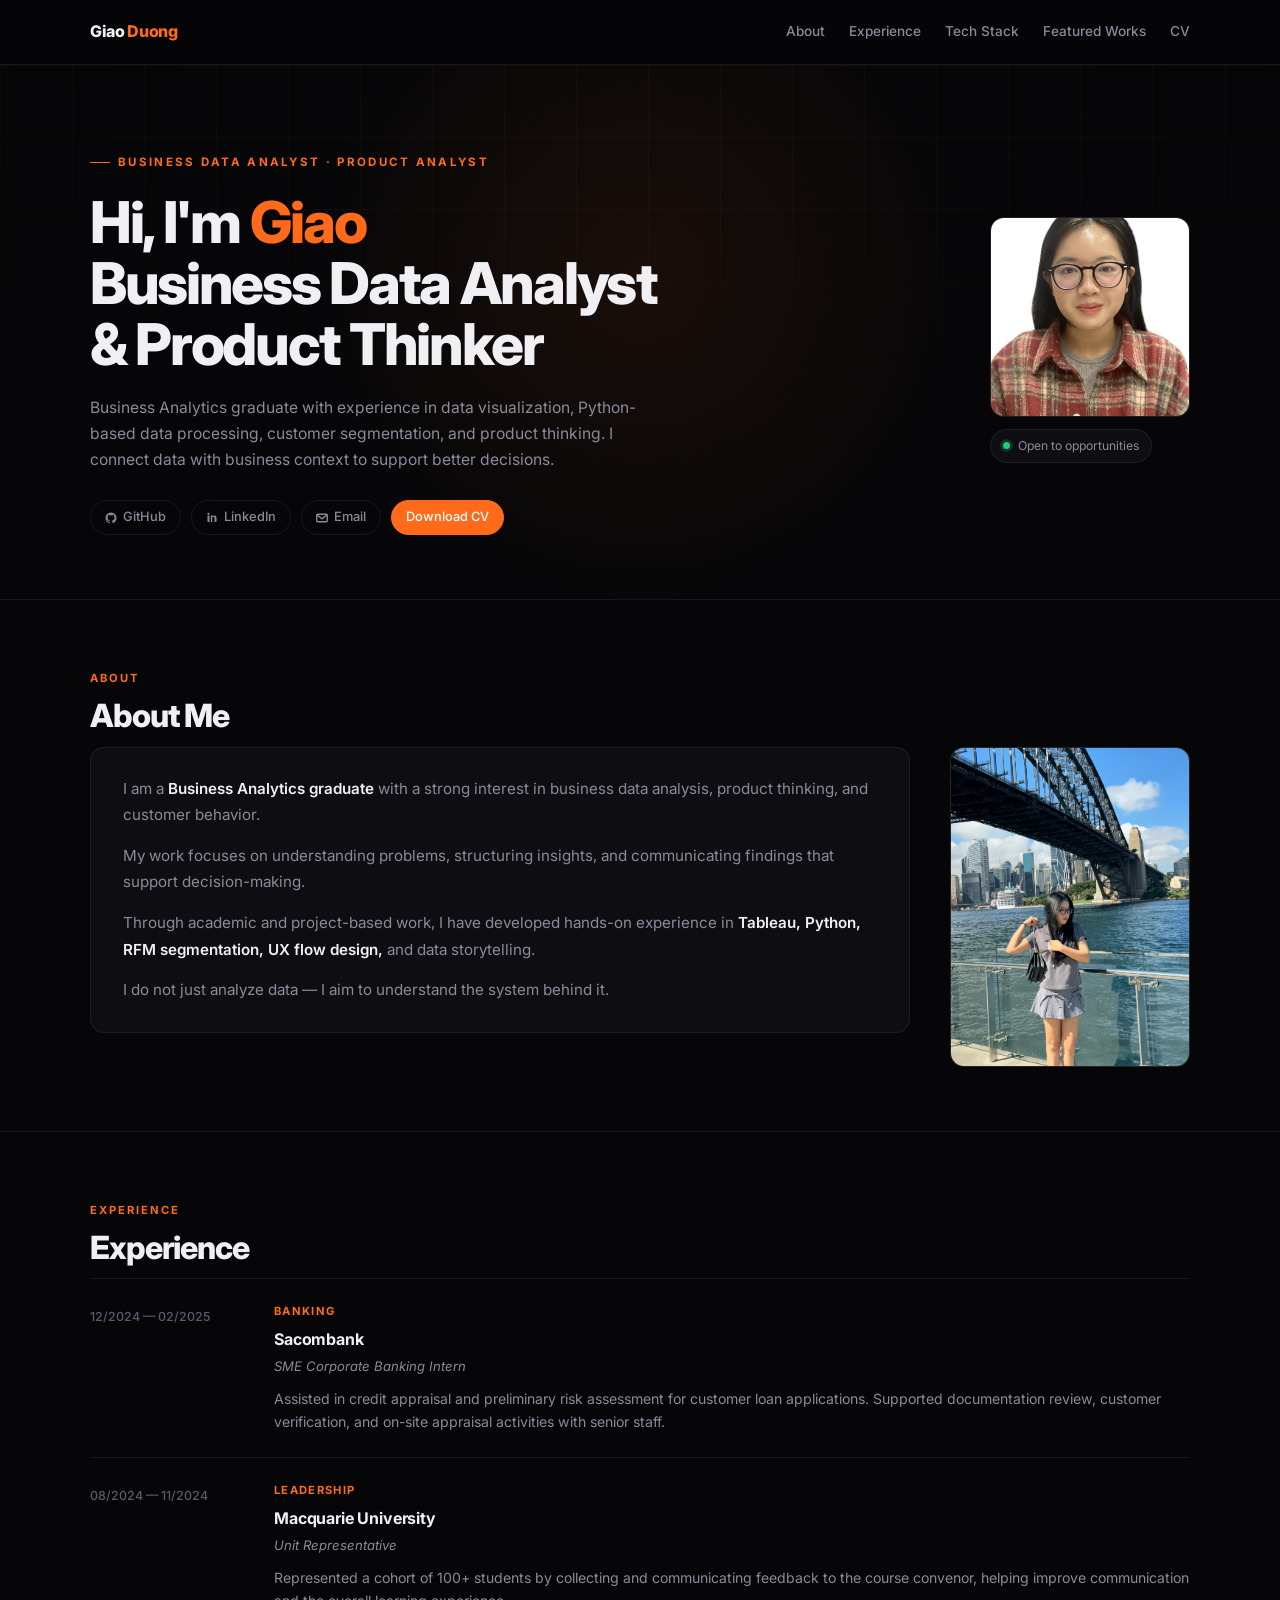
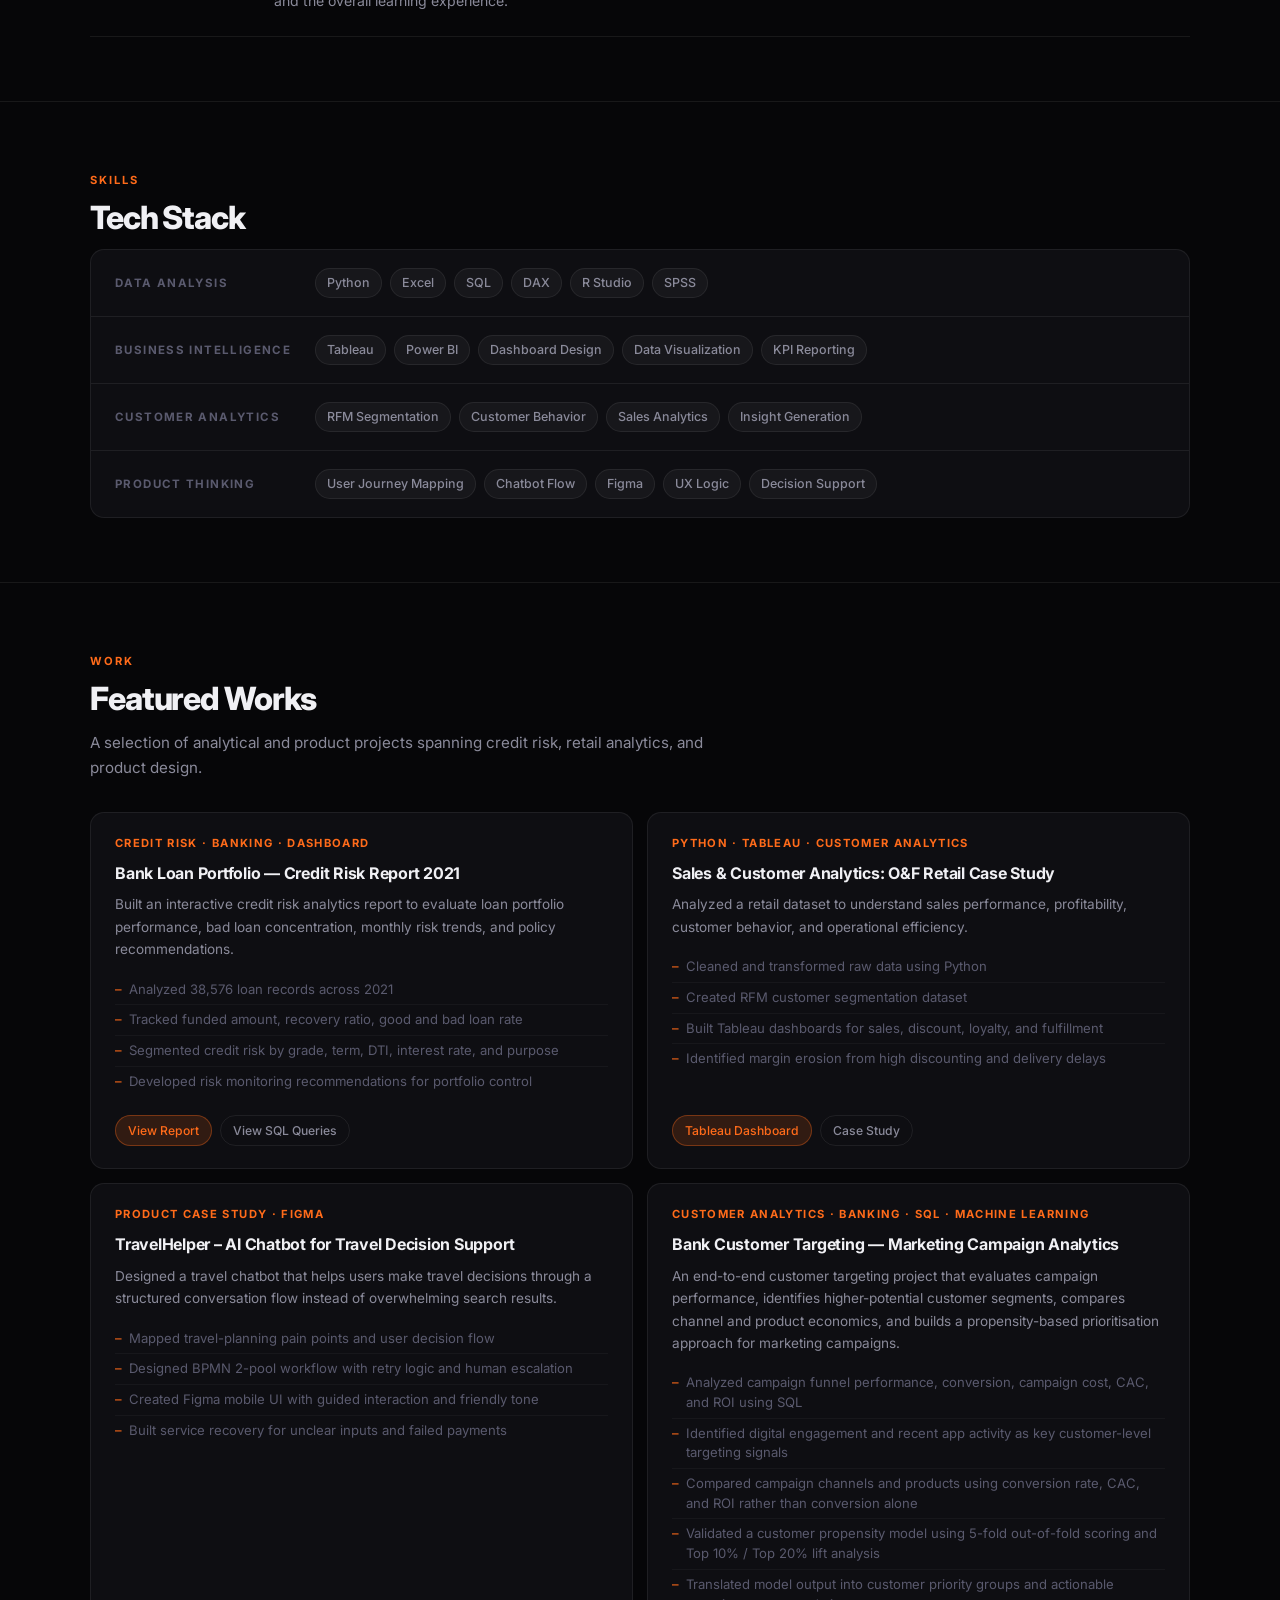
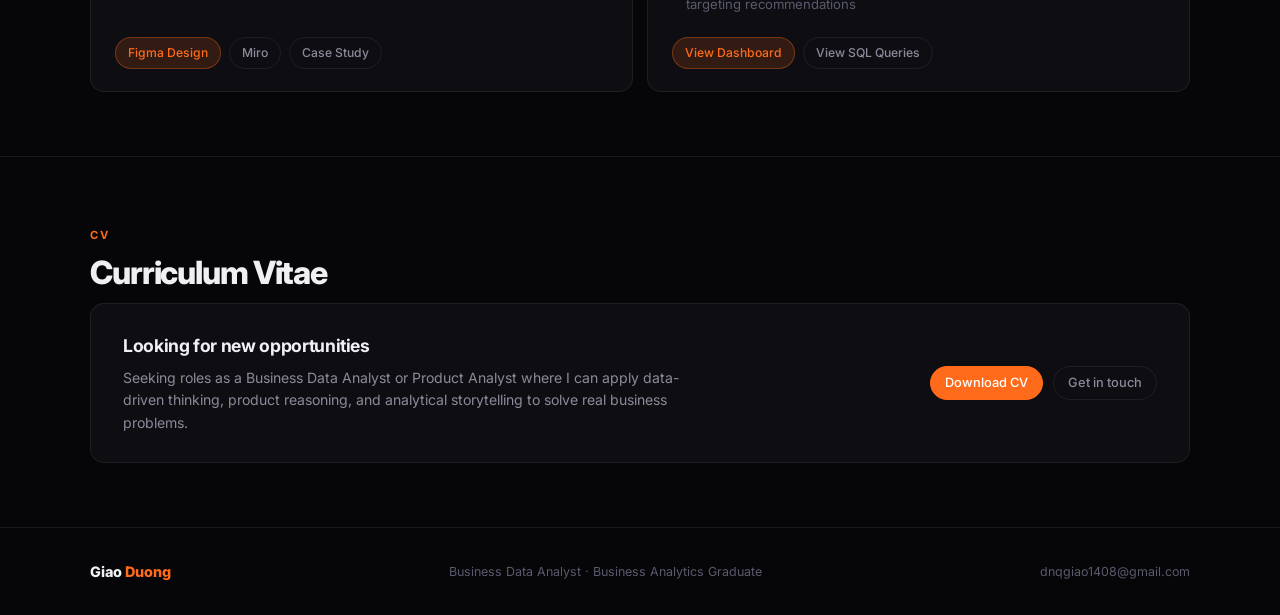
<file: index.html>
<!DOCTYPE html>
<html lang="en">
<head>
<meta charset="UTF-8" />
<meta name="viewport" content="width=device-width, initial-scale=1.0" />
<title>Giao Duong | Business Data Analyst Portfolio</title>
<meta name="description" content="Business Data Analyst portfolio focusing on data analytics, product thinking, customer insights, and business decision-making." />
<link rel="preconnect" href="https://fonts.googleapis.com" />
<link rel="preconnect" href="https://fonts.gstatic.com" crossorigin />
<link href="https://fonts.googleapis.com/css2?family=Inter:wght@300;400;500;600;700;800&display=swap" rel="stylesheet" />
<style>
/* ── DESIGN TOKENS (identical to credit-risk-report) ── */
:root {
  --bg:          #060608;
  --surface:     #0e0e12;
  --surface-2:   #141419;
  --line:        rgba(255,255,255,0.07);
  --line-soft:   rgba(255,255,255,0.04);
  --text:        #f0f0f4;
  --muted:       #8a8a9a;
  --muted-2:     #5a5a6e;
  --accent:      #ff6b1a;
  --accent-dim:  rgba(255,107,26,0.15);
  --accent-glow: rgba(255,107,26,0.35);
  --danger:      #f0463a;
  --danger-dim:  rgba(240,70,58,0.13);
  --success:     #22c97a;
  --success-dim: rgba(34,201,122,0.12);
  --warning:     #f5a623;
  --warning-dim: rgba(245,166,35,0.13);
  --blue:        #4db8f0;
  --blue-dim:    rgba(77,184,240,0.14);
  --max:         1100px;
  --r:           14px;
  --r-sm:        8px;
}

*,*::before,*::after { box-sizing: border-box; margin: 0; padding: 0; }
html { scroll-behavior: smooth; }
body {
  font-family: "Inter", sans-serif;
  background: var(--bg);
  color: var(--text);
  line-height: 1.6;
  -webkit-font-smoothing: antialiased;
}
a { text-decoration: none; color: inherit; }
img { display: block; max-width: 100%; }

/* ── REVEAL ANIMATION ── */
.reveal {
  opacity: 0;
  transform: translateY(22px);
  transition: opacity .55s ease, transform .55s ease;
}
.reveal.visible { opacity: 1; transform: none; }
.delay-1 { transition-delay: .1s; }
.delay-2 { transition-delay: .18s; }
.delay-3 { transition-delay: .26s; }
@media (prefers-reduced-motion: reduce) {
  .reveal { opacity: 1; transform: none; transition: none; }
}

/* ── LAYOUT ── */
.container { width: min(100% - 32px, var(--max)); margin-inline: auto; }

/* ── HEADER ── */
.site-header {
  position: sticky; top: 0; z-index: 100;
  background: rgba(6,6,8,0.88);
  backdrop-filter: blur(14px);
  border-bottom: 1px solid var(--line);
}
.nav {
  display: flex; align-items: center;
  justify-content: space-between;
  min-height: 64px;
}
.brand {
  font-size: 1rem; font-weight: 800;
  letter-spacing: -0.02em; color: var(--text);
}
.brand em { color: var(--accent); font-style: normal; }

.menu-toggle {
  display: none;
  flex-direction: column; gap: 5px;
  background: none; border: none; cursor: pointer; padding: 4px;
}
.menu-toggle span {
  display: block; width: 22px; height: 2px;
  background: var(--muted); border-radius: 2px;
  transition: all .2s;
}

.menu { display: flex; gap: 24px; }
.menu a {
  font-size: .85rem; color: var(--muted);
  transition: color .15s; font-weight: 500;
}
.menu a:hover { color: var(--accent); }

/* ── HERO ── */
.hero {
  padding: 80px 0 64px;
  position: relative; overflow: hidden;
}
.hero-bg-grid {
  position: absolute; inset: 0;
  background-image:
    linear-gradient(rgba(255,107,26,0.05) 1px, transparent 1px),
    linear-gradient(90deg, rgba(255,107,26,0.05) 1px, transparent 1px);
  background-size: 72px 72px;
  mask-image: radial-gradient(ellipse 80% 60% at 50% 0%, black 40%, transparent 100%);
  pointer-events: none;
}
.hero-bg-glow {
  position: absolute; top: -140px; left: 50%;
  transform: translateX(-50%);
  width: 700px; height: 700px;
  background: radial-gradient(circle, rgba(255,107,26,0.08) 0%, transparent 68%);
  pointer-events: none;
}

.hero-layout {
  display: grid;
  grid-template-columns: 1fr auto;
  gap: 48px;
  align-items: center;
  position: relative; z-index: 1;
}

/* eyebrow — same as credit risk */
.eyebrow {
  display: inline-flex; align-items: center; gap: 8px;
  font-size: .72rem; font-weight: 700;
  letter-spacing: .2em; text-transform: uppercase;
  color: var(--accent); margin-bottom: 20px;
}
.eyebrow::before {
  content: ''; display: block;
  width: 20px; height: 1px; background: var(--accent);
}

.hero-title {
  font-size: clamp(2.2rem, 5vw, 3.6rem);
  font-weight: 800; line-height: 1.06;
  letter-spacing: -.04em; margin-bottom: 20px;
}
.hero-title span { color: var(--accent); }

.hero-lead {
  max-width: 560px; color: var(--muted);
  font-size: .98rem; line-height: 1.65;
  margin-bottom: 28px;
}

/* social links — link-chip style from credit risk */
.hero-socials { display: flex; flex-wrap: wrap; gap: 10px; }
.link-chip {
  display: inline-flex; align-items: center; gap: 6px;
  padding: 6px 14px; font-size: .8rem; font-weight: 500;
  border: 1px solid var(--line); border-radius: 999px;
  color: var(--muted); transition: all .15s;
}
.link-chip:hover { border-color: var(--accent); color: var(--accent); }
.link-chip svg { width: 12px; height: 12px; flex-shrink: 0; }
.link-chip.primary {
  background: var(--accent); border-color: var(--accent);
  color: #fff;
}
.link-chip.primary:hover { background: #e55a0e; border-color: #e55a0e; }

/* portrait card */
.portrait-wrap { position: relative; flex-shrink: 0; }
.portrait-card {
  width: 200px; height: 200px;
  border-radius: var(--r);
  overflow: hidden;
  border: 1px solid var(--line);
  background: var(--surface);
}
.portrait-card img { width: 100%; height: 100%; object-fit: cover; }

.status-badge {
  display: inline-flex; align-items: center; gap: 8px;
  margin-top: 12px;
  padding: 6px 12px;
  background: var(--surface);
  border: 1px solid var(--line);
  border-radius: 999px;
  font-size: .76rem; color: var(--muted);
}
.status-dot {
  width: 7px; height: 7px; border-radius: 50%;
  background: var(--success);
  box-shadow: 0 0 0 3px rgba(34,201,122,0.2);
  animation: pulse 2s ease-in-out infinite;
}
@keyframes pulse {
  0%,100% { box-shadow: 0 0 0 3px rgba(34,201,122,0.2); }
  50%      { box-shadow: 0 0 0 6px rgba(34,201,122,0.08); }
}

/* ── SECTION BASE ── */
.section { padding: 64px 0; border-top: 1px solid var(--line); }

.section-tag {
  display: inline-block;
  font-size: .7rem; font-weight: 700;
  letter-spacing: .18em; text-transform: uppercase;
  color: var(--accent); margin-bottom: 10px;
}
.section-title {
  font-size: clamp(1.5rem, 2.5vw, 2rem);
  font-weight: 800; letter-spacing: -.035em;
  line-height: 1.15; margin-bottom: 12px;
}
.section-lead {
  color: var(--muted); font-size: .95rem;
  line-height: 1.65; max-width: 640px;
  margin-bottom: 32px;
}

/* ── ABOUT ── */
.about-grid {
  display: grid;
  grid-template-columns: 1fr 240px;
  gap: 40px; align-items: start;
}
.about-card {
  background: var(--surface);
  border: 1px solid var(--line);
  border-radius: var(--r);
  padding: 28px 32px;
}
.about-text p {
  color: var(--muted); font-size: .95rem;
  line-height: 1.75; margin-bottom: 14px;
}
.about-text p:last-child { margin-bottom: 0; }
.about-text p strong { color: var(--text); font-weight: 600; }

.about-portrait {
  border-radius: var(--r);
  overflow: hidden;
  border: 1px solid var(--line);
  aspect-ratio: 3/4;
  background: var(--surface-2);
}
.about-portrait img { width: 100%; height: 100%; object-fit: cover; }

/* ── EXPERIENCE ── */
.experience-list { display: flex; flex-direction: column; gap: 0; }
.experience-item {
  display: grid;
  grid-template-columns: 160px 1fr;
  gap: 24px;
  padding: 24px 0;
  border-bottom: 1px solid var(--line);
}
.experience-item:first-child { border-top: 1px solid var(--line); }
.experience-time {
  font-size: .78rem; color: var(--muted-2);
  padding-top: 4px; flex-shrink: 0;
  font-weight: 500;
}
.exp-type {
  font-size: .7rem; font-weight: 700;
  letter-spacing: .12em; text-transform: uppercase;
  color: var(--accent); margin-bottom: 6px;
}
.exp-org {
  font-size: 1rem; font-weight: 700;
  margin-bottom: 3px; letter-spacing: -.01em;
}
.exp-role {
  font-size: .82rem; color: var(--muted);
  margin-bottom: 10px; font-style: italic;
}
.exp-desc {
  font-size: .88rem; color: var(--muted); line-height: 1.65;
}

/* ── TECH STACK ── */
.tech-stack {
  background: var(--surface);
  border: 1px solid var(--line);
  border-radius: var(--r);
  overflow: hidden;
}
.tech-row {
  display: grid;
  grid-template-columns: 180px 1fr;
  gap: 20px;
  padding: 18px 24px;
  border-bottom: 1px solid var(--line);
  align-items: center;
}
.tech-row:last-child { border-bottom: none; }
.tech-cat {
  font-size: .72rem; font-weight: 700;
  letter-spacing: .12em; text-transform: uppercase;
  color: var(--muted-2);
}
.tech-tags { display: flex; flex-wrap: wrap; gap: 8px; }
.tech-tag {
  padding: 4px 11px;
  background: rgba(255,255,255,0.04);
  border: 1px solid var(--line);
  border-radius: 999px;
  font-size: .78rem; color: var(--muted);
  font-weight: 500;
  transition: border-color .15s, color .15s;
}
.tech-tag:hover { border-color: var(--accent); color: var(--accent); }

/* ── PROJECTS ── */
.projects-grid {
  display: grid;
  grid-template-columns: repeat(2, 1fr);
  gap: 14px;
}

.project-card {
  background: var(--surface);
  border: 1px solid var(--line);
  border-radius: var(--r);
  padding: 22px 24px;
  display: flex; flex-direction: column;
  position: relative; overflow: hidden;
  transition: border-color .2s;
}
.project-card::before {
  content: '';
  position: absolute; top: 0; left: 0; right: 0;
  height: 2px;
  background: var(--accent);
  opacity: 0;
  transition: opacity .2s;
}
.project-card:hover { border-color: rgba(255,107,26,0.3); }
.project-card:hover::before { opacity: 1; }

.project-meta {
  font-size: .7rem; font-weight: 700;
  letter-spacing: .12em; text-transform: uppercase;
  color: var(--accent); margin-bottom: 10px;
}
.project-card h3 {
  font-size: 1rem; font-weight: 700;
  letter-spacing: -.015em; line-height: 1.3;
  margin-bottom: 10px;
}
.project-card > p {
  font-size: .85rem; color: var(--muted);
  line-height: 1.65; margin-bottom: 14px;
}
.project-list {
  list-style: none; padding: 0;
  margin-bottom: 18px; flex: 1;
}
.project-list li {
  font-size: .82rem; color: var(--muted-2);
  padding: 5px 0;
  border-bottom: 1px solid var(--line-soft);
  padding-left: 14px; position: relative;
  line-height: 1.5;
}
.project-list li::before {
  content: '–';
  position: absolute; left: 0;
  color: var(--accent);
}
.project-list li:last-child { border-bottom: none; }

.project-links { display: flex; gap: 8px; flex-wrap: wrap; margin-top: auto; }
.project-link {
  display: inline-flex; align-items: center; gap: 5px;
  padding: 5px 12px; font-size: .76rem; font-weight: 500;
  border: 1px solid var(--line); border-radius: 999px;
  color: var(--muted); transition: all .15s;
}
.project-link:hover { border-color: var(--accent); color: var(--accent); }
.project-link.primary {
  background: var(--accent-dim); border-color: rgba(255,107,26,0.35);
  color: var(--accent);
}
.project-link.primary:hover { background: rgba(255,107,26,0.25); }

/* Academic badge on card */
.project-card.academic {
  border-color: rgba(77,184,240,0.2);
}
.project-card.academic .project-meta { color: var(--blue); }
.project-card.academic::before { background: var(--blue); }

/* ── CV SECTION ── */
.cv-block {
  background: var(--surface);
  border: 1px solid var(--line);
  border-radius: var(--r);
  padding: 28px 32px;
  display: flex; align-items: center;
  justify-content: space-between; gap: 24px;
}
.cv-block h3 {
  font-size: 1.1rem; font-weight: 700;
  letter-spacing: -.02em; margin-bottom: 6px;
}
.cv-block p { font-size: .88rem; color: var(--muted); line-height: 1.6; max-width: 560px; }
.cv-actions { display: flex; gap: 10px; flex-shrink: 0; }

/* ── FOOTER ── */
.site-footer {
  border-top: 1px solid var(--line);
  padding: 32px 0;
}
.footer-inner {
  display: flex; align-items: center;
  justify-content: space-between; flex-wrap: wrap; gap: 14px;
}
.footer-brand { font-weight: 800; font-size: .9rem; }
.footer-brand em { color: var(--accent); font-style: normal; }
.footer-copy { font-size: .78rem; color: var(--muted-2); }

/* ── BACK TO TOP ── */
.to-top {
  position: fixed; bottom: 24px; right: 24px; z-index: 50;
  width: 40px; height: 40px;
  background: var(--surface);
  border: 1px solid var(--line);
  border-radius: 50%; cursor: pointer;
  display: flex; align-items: center; justify-content: center;
  font-size: .9rem; color: var(--muted);
  opacity: 0; pointer-events: none;
  transition: all .2s;
}
.to-top.visible { opacity: 1; pointer-events: auto; }
.to-top:hover { border-color: var(--accent); color: var(--accent); }

/* ── RESPONSIVE ── */
@media (max-width: 860px) {
  .hero-layout { grid-template-columns: 1fr; }
  .portrait-wrap { display: none; }
  .about-grid { grid-template-columns: 1fr; }
  .about-portrait { display: none; }
  .projects-grid { grid-template-columns: 1fr; }
  .tech-row { grid-template-columns: 1fr; gap: 10px; }
  .experience-item { grid-template-columns: 1fr; gap: 6px; }
  .cv-block { flex-direction: column; align-items: flex-start; }

  .menu-toggle { display: flex; }
  .menu {
    display: none;
    position: fixed; inset: 64px 0 0;
    background: rgba(6,6,8,0.98);
    flex-direction: column; gap: 0;
    padding: 12px 0; z-index: 200;
  }
  .menu.open { display: flex; }
  .menu a {
    padding: 14px 24px; font-size: .95rem;
    border-bottom: 1px solid var(--line);
  }
}
</style>
</head>

<body>

<!-- ════════════════ HEADER ════════════════ -->
<header class="site-header">
  <div class="container nav">
    <a href="#top" class="brand">Giao <em>Duong</em></a>

    <button class="menu-toggle" id="menuToggle" aria-label="Open menu" aria-expanded="false">
      <span></span><span></span>
    </button>

    <nav class="menu" id="menu">
      <a href="#about">About</a>
      <a href="#experience">Experience</a>
      <a href="#skills">Tech Stack</a>
      <a href="#projects">Featured Works</a>
      <a href="#cv">CV</a>
    </nav>
  </div>
</header>

<!-- ════════════════ HERO ════════════════ -->
<section class="hero" id="top">
  <div class="hero-bg-grid" aria-hidden="true"></div>
  <div class="hero-bg-glow" aria-hidden="true"></div>
  <div class="container">
    <div class="hero-layout">

      <div class="reveal">
        <p class="eyebrow">Business Data Analyst · Product Analyst</p>
        <h1 class="hero-title">
          Hi, I'm <span>Giao</span><br />
          Business Data Analyst<br />
          &amp; Product Thinker
        </h1>
        <p class="hero-lead">
          Business Analytics graduate with experience in data visualization,
          Python-based data processing, customer segmentation, and product thinking.
          I connect data with business context to support better decisions.
        </p>
        <div class="hero-socials">
          <a href="https://github.com/GracieDuong" target="_blank" rel="noreferrer" class="link-chip">
            <svg viewBox="0 0 12 12" fill="currentColor"><path d="M6 .5A5.5 5.5 0 0 0 .5 6c0 2.43 1.57 4.49 3.75 5.22.27.05.37-.12.37-.26v-.92C3.2 10.3 2.87 9.22 2.87 9.22c-.25-.63-.6-.8-.6-.8-.49-.33.04-.33.04-.33.54.04.83.56.83.56.48.82 1.27.58 1.58.44.05-.35.19-.58.34-.71-1.2-.14-2.46-.6-2.46-2.67 0-.59.21-1.07.56-1.44-.06-.14-.24-.68.05-1.42 0 0 .46-.15 1.5.56a5.2 5.2 0 0 1 2.73 0c1.04-.71 1.5-.56 1.5-.56.3.74.11 1.28.05 1.42.35.37.56.85.56 1.44 0 2.07-1.26 2.53-2.46 2.67.19.17.37.5.37 1.01v1.5c0 .14.1.31.38.26A5.5 5.5 0 0 0 11.5 6 5.5 5.5 0 0 0 6 .5Z"/></svg>
            GitHub
          </a>
          <a href="https://www.linkedin.com/in/graiceduong/" target="_blank" rel="noreferrer" class="link-chip">
            <svg viewBox="0 0 12 12" fill="currentColor"><path d="M1.5 3.5h2V10h-2V3.5Zm1-2.8a1.15 1.15 0 1 1 0 2.3 1.15 1.15 0 0 1 0-2.3ZM4.8 3.5H6.6v.9h.02c.24-.45.83-.93 1.72-.93C10.2 3.47 10.5 4.7 10.5 6.2V10H8.52V6.6c0-.76-.01-1.73-1.06-1.73-1.06 0-1.22.83-1.22 1.68V10H4.8V3.5Z"/></svg>
            LinkedIn
          </a>
          <a href="mailto:dnqgiao1408@gmail.com" class="link-chip">
            <svg viewBox="0 0 12 12" fill="none" stroke="currentColor" stroke-width="1.4"><rect x=".75" y="2.25" width="10.5" height="7.5" rx="1"/><path d="m.75 2.75 5.25 4 5.25-4"/></svg>
            Email
          </a>
          <a href="https://flowcv.com/resume/hbqnpa47gumc" target="_blank" rel="noreferrer" class="link-chip primary">
            Download CV
          </a>
        </div>
      </div>

      <div class="portrait-wrap reveal delay-1">
        <div class="portrait-card">
          <img src="img/portrait.jpg" alt="Giao Duong portrait" />
        </div>
        <div class="status-badge">
          <span class="status-dot"></span>
          Open to opportunities
        </div>
      </div>

    </div>
  </div>
</section>

<!-- ════════════════ ABOUT ════════════════ -->
<section class="section" id="about">
  <div class="container">
    <div class="reveal">
      <div class="section-tag">About</div>
      <h2 class="section-title">About Me</h2>
    </div>
    <div class="about-grid reveal delay-1">
      <div class="about-card">
        <div class="about-text">
          <p>
            I am a <strong>Business Analytics graduate</strong> with a strong interest in
            business data analysis, product thinking, and customer behavior.
          </p>
          <p>
            My work focuses on understanding problems, structuring insights,
            and communicating findings that support decision-making.
          </p>
          <p>
            Through academic and project-based work, I have developed hands-on experience
            in <strong>Tableau, Python, RFM segmentation, UX flow design,</strong> and data storytelling.
          </p>
          <p>
            I do not just analyze data — I aim to understand the system behind it.
          </p>
        </div>
      </div>
      <div class="about-portrait">
        <img src="img/gracieportrait.jpg" alt="Giao Duong" />
      </div>
    </div>
  </div>
</section>

<!-- ════════════════ EXPERIENCE ════════════════ -->
<section class="section" id="experience">
  <div class="container">
    <div class="reveal">
      <div class="section-tag">Experience</div>
      <h2 class="section-title">Experience</h2>
    </div>
    <div class="experience-list reveal delay-1">

      <article class="experience-item">
        <div class="experience-time">12/2024 — 02/2025</div>
        <div class="experience-content">
          <p class="exp-type">Banking</p>
          <h3 class="exp-org">Sacombank</h3>
          <p class="exp-role">SME Corporate Banking Intern </p>
          <p class="exp-desc">
            Assisted in credit appraisal and preliminary risk assessment for customer
            loan applications. Supported documentation review, customer verification,
            and on-site appraisal activities with senior staff.
          </p>
        </div>
      </article>

      <article class="experience-item">
        <div class="experience-time">08/2024 — 11/2024</div>
        <div class="experience-content">
          <p class="exp-type">Leadership</p>
          <h3 class="exp-org">Macquarie University</h3>
          <p class="exp-role">Unit Representative</p>
          <p class="exp-desc">
            Represented a cohort of 100+ students by collecting and communicating
            feedback to the course convenor, helping improve communication and the
            overall learning experience.
          </p>
        </div>
      </article>

    </div>
  </div>
</section>

<!-- ════════════════ TECH STACK ════════════════ -->
<section class="section" id="skills">
  <div class="container">
    <div class="reveal">
      <div class="section-tag">Skills</div>
      <h2 class="section-title">Tech Stack</h2>
    </div>
    <div class="tech-stack reveal delay-1">
      <div class="tech-row">
        <div class="tech-cat">Data Analysis</div>
        <div class="tech-tags">
          <span class="tech-tag">Python</span>
          <span class="tech-tag">Excel</span>
          <span class="tech-tag">SQL</span>
          <span class="tech-tag">DAX</span>
          <span class="tech-tag">R Studio</span>
          <span class="tech-tag">SPSS</span>
        </div>
      </div>
      <div class="tech-row">
        <div class="tech-cat">Business Intelligence</div>
        <div class="tech-tags">
          <span class="tech-tag">Tableau</span>
          <span class="tech-tag">Power BI</span>
          <span class="tech-tag">Dashboard Design</span>
          <span class="tech-tag">Data Visualization</span>
          <span class="tech-tag">KPI Reporting</span>
        </div>
      </div>
      <div class="tech-row">
        <div class="tech-cat">Customer Analytics</div>
        <div class="tech-tags">
          <span class="tech-tag">RFM Segmentation</span>
          <span class="tech-tag">Customer Behavior</span>
          <span class="tech-tag">Sales Analytics</span>
          <span class="tech-tag">Insight Generation</span>
        </div>
      </div>
      <div class="tech-row">
        <div class="tech-cat">Product Thinking</div>
        <div class="tech-tags">
          <span class="tech-tag">User Journey Mapping</span>
          <span class="tech-tag">Chatbot Flow</span>
          <span class="tech-tag">Figma</span>
          <span class="tech-tag">UX Logic</span>
          <span class="tech-tag">Decision Support</span>
        </div>
      </div>
    </div>
  </div>
</section>

<!-- ════════════════ PROJECTS ════════════════ -->
<section class="section" id="projects">
  <div class="container">
    <div class="reveal">
      <div class="section-tag">Work</div>
      <h2 class="section-title">Featured Works</h2>
      <p class="section-lead">A selection of analytical and product projects spanning credit risk, retail analytics, and product design.</p>
    </div>

    <div class="projects-grid">

      <!-- Project 1: Credit Risk -->
      <article class="project-card reveal">
        <div class="project-meta">Credit Risk · Banking · Dashboard</div>
        <h3>Bank Loan Portfolio — Credit Risk Report 2021</h3>
        <p>
          Built an interactive credit risk analytics report to evaluate loan portfolio
          performance, bad loan concentration, monthly risk trends, and policy recommendations.
        </p>
        <ul class="project-list">
          <li>Analyzed 38,576 loan records across 2021</li>
          <li>Tracked funded amount, recovery ratio, good and bad loan rate</li>
          <li>Segmented credit risk by grade, term, DTI, interest rate, and purpose</li>
          <li>Developed risk monitoring recommendations for portfolio control</li>
        </ul>
        <div class="project-links">
          <a href="projects/credit-risk-report.html" class="project-link primary">View Report</a>
          <a href="https://github.com/GracieDuong/giaoduong_portfolio/blob/main/sql/bank_loan_report_final.sql" target="_blank" rel="noreferrer" class="project-link">View SQL Queries</a>
        </div>
      </article>

      <!-- Project 2: Retail -->
      <article class="project-card reveal delay-1">
        <div class="project-meta">Python · Tableau · Customer Analytics</div>
        <h3>Sales &amp; Customer Analytics: O&amp;F Retail Case Study</h3>
        <p>
          Analyzed a retail dataset to understand sales performance, profitability,
          customer behavior, and operational efficiency.
        </p>
        <ul class="project-list">
          <li>Cleaned and transformed raw data using Python</li>
          <li>Created RFM customer segmentation dataset</li>
          <li>Built Tableau dashboards for sales, discount, loyalty, and fulfillment</li>
          <li>Identified margin erosion from high discounting and delivery delays</li>
        </ul>
        <div class="project-links">
          <a href="https://public.tableau.com/app/profile/nguyen.quynh.giao.duong/viz/OFRetailPerformanceCustomerInsights/Story1#1" target="_blank" rel="noreferrer" class="project-link primary">Tableau Dashboard</a>
          <a href="projects/retail-sales.html" class="project-link">Case Study</a>
        </div>
      </article>

      <!-- Project 3: Chatbot -->
      <article class="project-card reveal delay-2">
        <div class="project-meta">Product Case Study · Figma</div>
        <h3>TravelHelper – AI Chatbot for Travel Decision Support</h3>
        <p>
          Designed a travel chatbot that helps users make travel decisions through
          a structured conversation flow instead of overwhelming search results.
        </p>
        <ul class="project-list">
          <li>Mapped travel-planning pain points and user decision flow</li>
          <li>Designed BPMN 2-pool workflow with retry logic and human escalation</li>
          <li>Created Figma mobile UI with guided interaction and friendly tone</li>
          <li>Built service recovery for unclear inputs and failed payments</li>
        </ul>
        <div class="project-links">
          <a href="https://www.figma.com/design/LOiwtiQs61GqTdIh16l0WR/" target="_blank" rel="noreferrer" class="project-link primary">Figma Design</a>
          <a href="https://miro.com/app/board/uXjVHVsdx_M=/" target="_blank" rel="noreferrer" class="project-link">Miro</a>
          <a href="projects/travelhelper.html" class="project-link">Case Study</a>
        </div>
      </article>

<!-- Project 4: Bank Customer Targeting -->
<article class="project-card reveal delay-3">
  <div class="project-meta">Customer Analytics · Banking · SQL · Machine Learning</div>

  <h3>Bank Customer Targeting — Marketing Campaign Analytics</h3>

  <p>
    An end-to-end customer targeting project that evaluates campaign performance,
    identifies higher-potential customer segments, compares channel and product
    economics, and builds a propensity-based prioritisation approach for marketing campaigns.
  </p>

  <ul class="project-list">
    <li>Analyzed campaign funnel performance, conversion, campaign cost, CAC, and ROI using SQL</li>
    <li>Identified digital engagement and recent app activity as key customer-level targeting signals</li>
    <li>Compared campaign channels and products using conversion rate, CAC, and ROI rather than conversion alone</li>
    <li>Validated a customer propensity model using 5-fold out-of-fold scoring and Top 10% / Top 20% lift analysis</li>
    <li>Translated model output into customer priority groups and actionable targeting recommendations</li>
  </ul>

  <div class="project-links">
    <a href="projects/bank_customer_targeting_dashboard.html" class="project-link primary">View Dashboard</a>
    <a href="sql/bank_customer_targeting_master.sql" class="project-link">View SQL Queries</a>
  </div>
</article>
  </div>
  </div>
</section>
<!-- ════════════════ CV ════════════════ -->
<section class="section" id="cv">
  <div class="container">
    <div class="reveal">
      <div class="section-tag">CV</div>
      <h2 class="section-title">Curriculum Vitae</h2>
    </div>
    <div class="cv-block reveal delay-1">
      <div>
        <h3>Looking for new opportunities</h3>
        <p>
          Seeking roles as a Business Data Analyst or Product Analyst where I can apply
          data-driven thinking, product reasoning, and analytical storytelling to solve
          real business problems.
        </p>
      </div>
      <div class="cv-actions">
        <a href="https://flowcv.com/resume/hbqnpa47gumc" target="_blank" rel="noreferrer" class="link-chip primary">Download CV</a>
        <a href="mailto:dnqgiao1408@gmail.com" class="link-chip">Get in touch</a>
      </div>
    </div>
  </div>
</section>

<!-- ════════════════ FOOTER ════════════════ -->
<footer class="site-footer">
  <div class="container footer-inner">
    <a href="#top" class="footer-brand">Giao <em>Duong</em></a>
    <div class="footer-copy">Business Data Analyst · Business Analytics Graduate</div>
    <div class="footer-copy">dnqgiao1408@gmail.com</div>
  </div>
</footer>

<button class="to-top" id="toTop" aria-label="Back to top">↑</button>

<script>
/* ── SCROLL REVEAL ── */
const rObs = new IntersectionObserver(entries => {
  entries.forEach(e => {
    if (e.isIntersecting) {
      e.target.classList.add("visible");
      rObs.unobserve(e.target);
    }
  });
}, { threshold: 0.08 });
document.querySelectorAll(".reveal").forEach(el => rObs.observe(el));

/* ── MOBILE MENU ── */
const toggle = document.getElementById("menuToggle");
const menu   = document.getElementById("menu");
toggle.addEventListener("click", () => {
  const open = menu.classList.toggle("open");
  toggle.setAttribute("aria-expanded", open);
});
menu.querySelectorAll("a").forEach(a => {
  a.addEventListener("click", () => {
    menu.classList.remove("open");
    toggle.setAttribute("aria-expanded", "false");
  });
});

/* ── BACK TO TOP ── */
const toTop = document.getElementById("toTop");
window.addEventListener("scroll", () => {
  toTop.classList.toggle("visible", window.scrollY > 400);
}, { passive: true });
toTop.addEventListener("click", () => window.scrollTo({ top: 0, behavior: "smooth" }));

/* ── NAV ACTIVE ON SCROLL ── */
const sections = document.querySelectorAll("section[id]");
const navLinks = document.querySelectorAll(".menu a");
window.addEventListener("scroll", () => {
  let cur = "";
  sections.forEach(s => {
    if (window.scrollY >= s.offsetTop - 100) cur = s.id;
  });
  navLinks.forEach(a => {
    a.style.color = a.getAttribute("href") === "#" + cur ? "var(--accent)" : "";
  });
}, { passive: true });
</script>
</body>
</html>
</file>
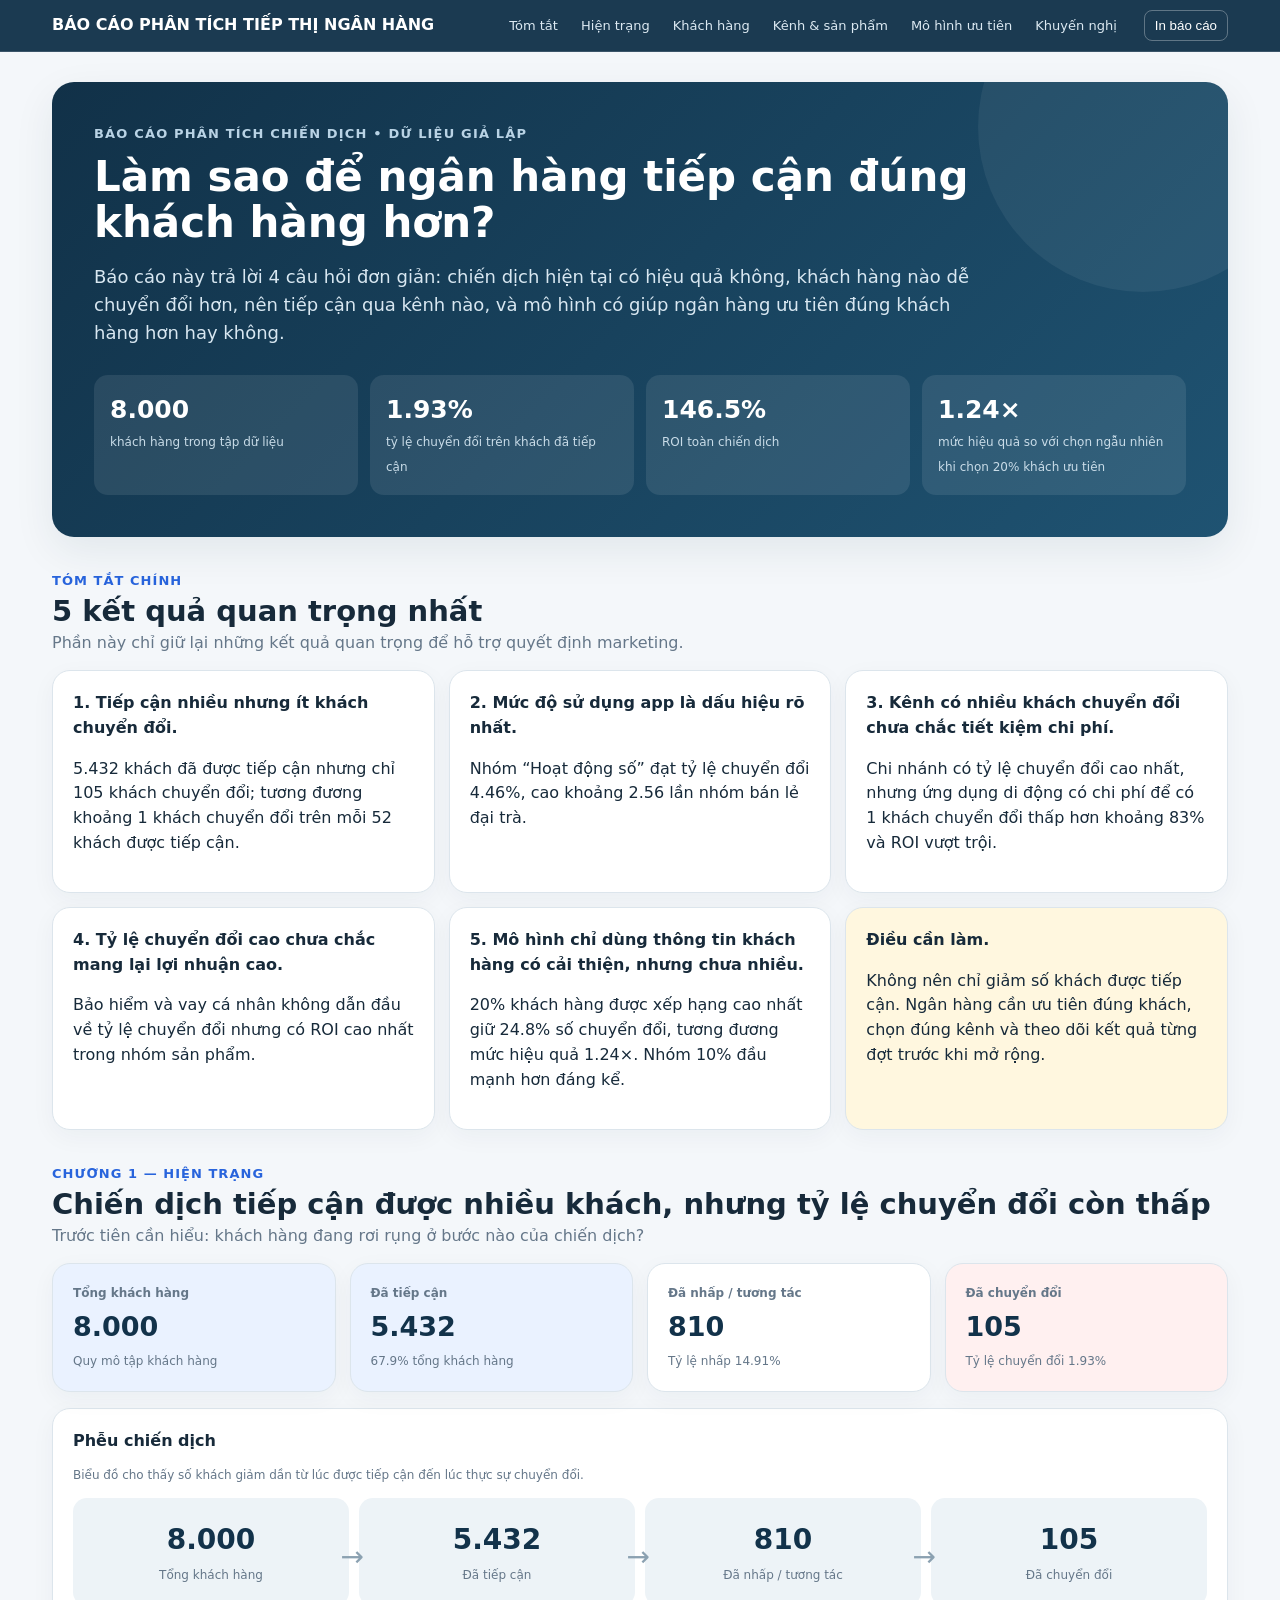
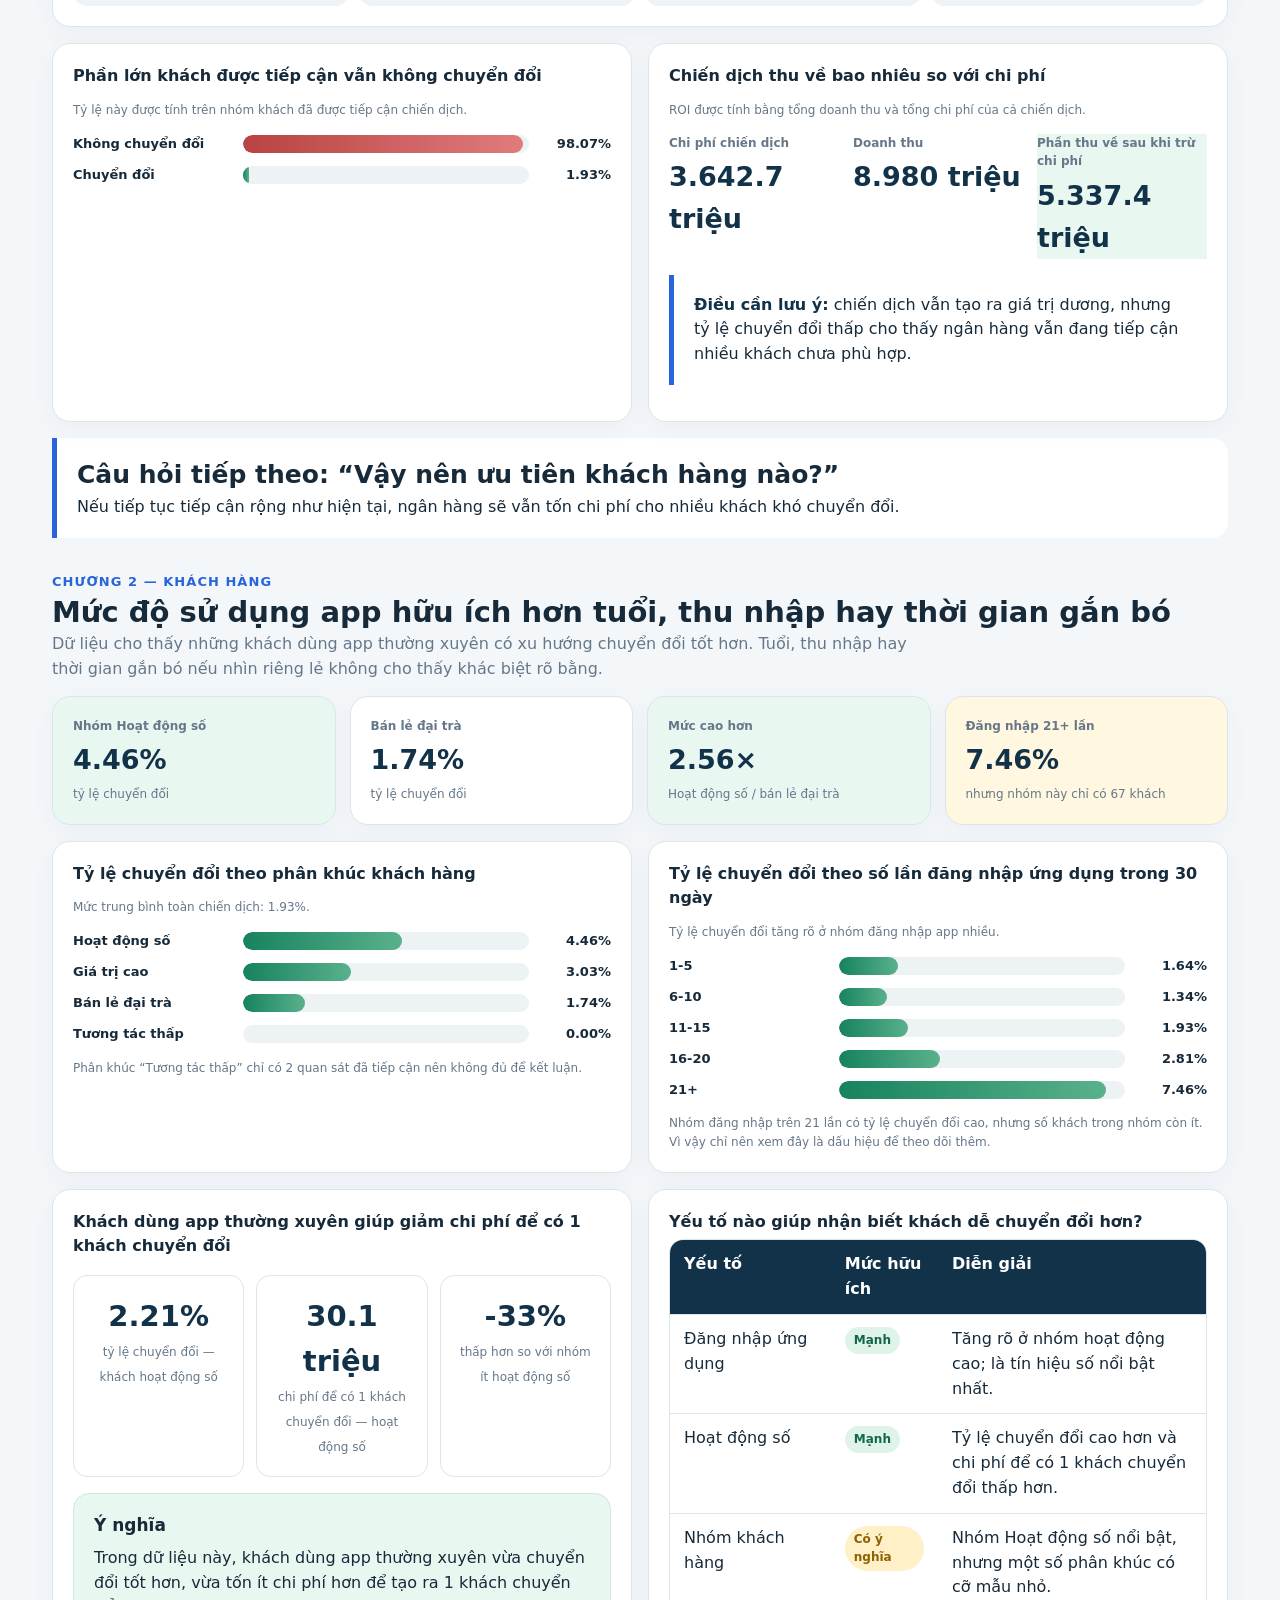
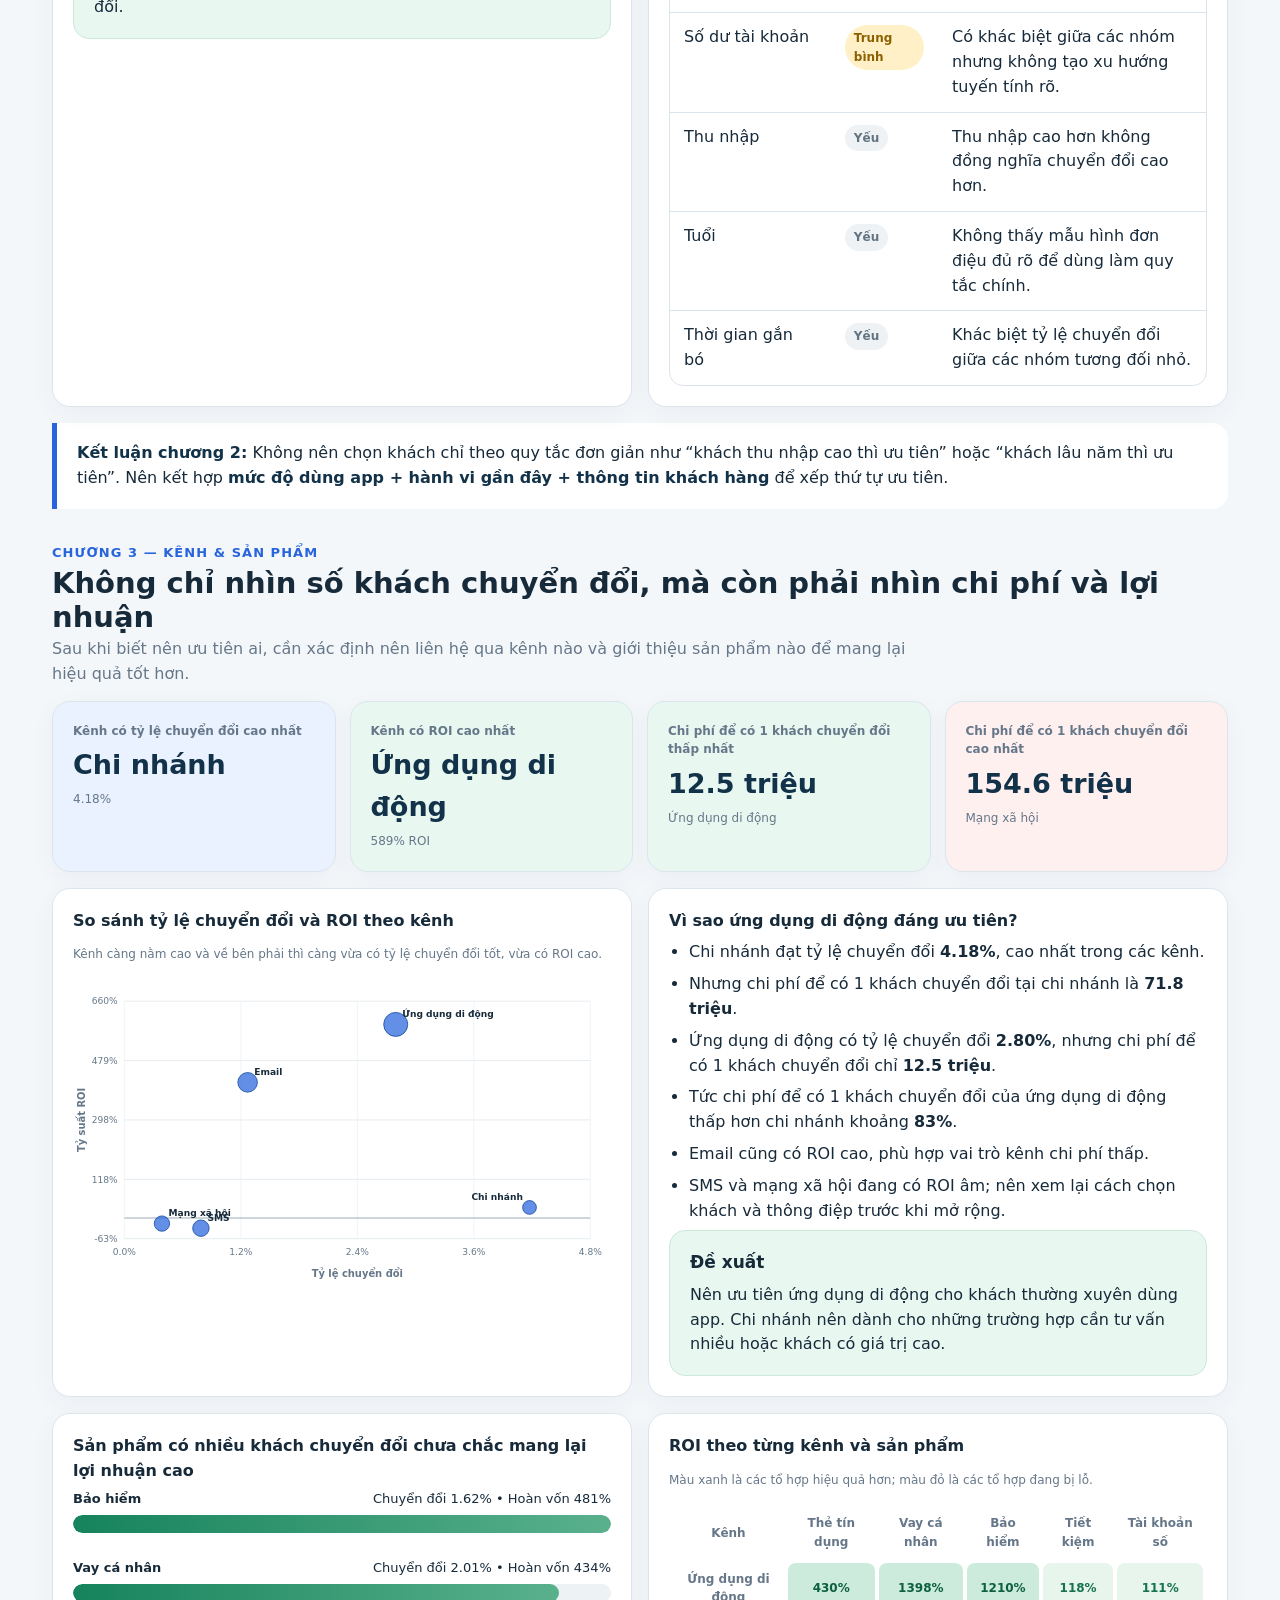
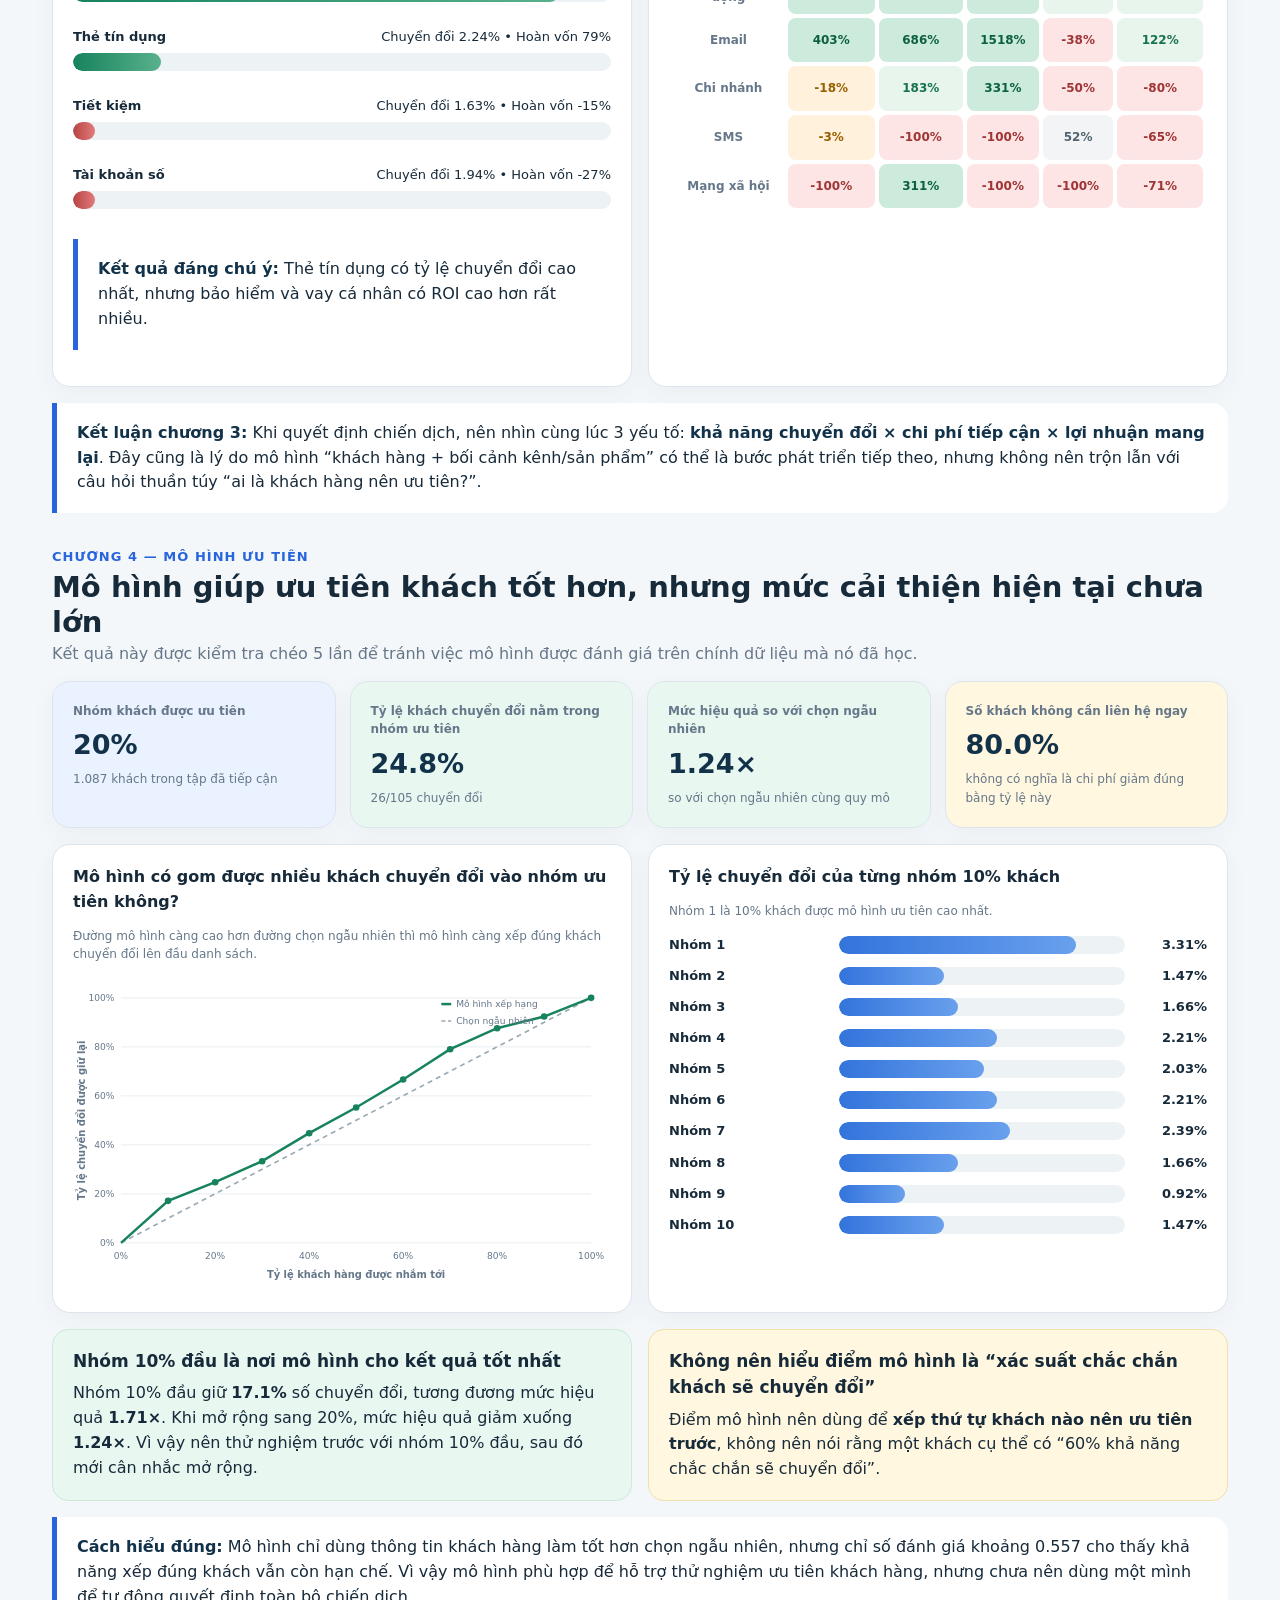
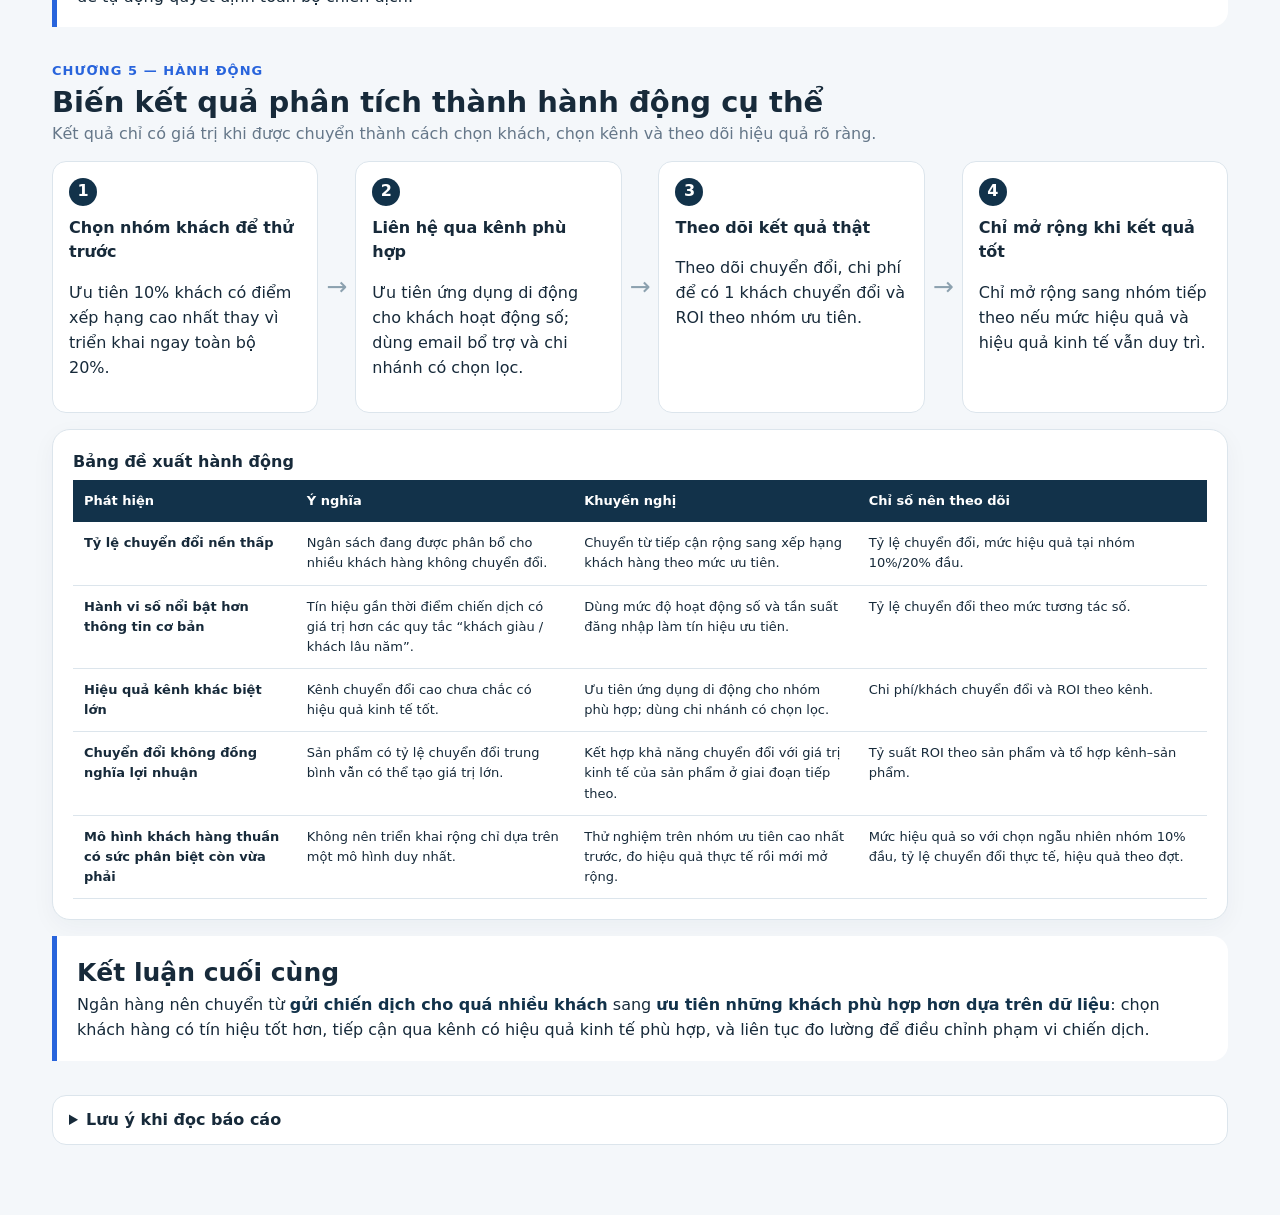
<file: projects/bank_customer_targeting_dashboard.html>
<!doctype html>
<html lang="vi">
<head>
<meta charset="utf-8">
<meta name="viewport" content="width=device-width,initial-scale=1">
<meta name="color-scheme" content="light">
<title>Báo cáo phân tích chiến dịch tiếp thị ngân hàng</title>
<style>
:root {
  --bg:#f4f7fa;
  --paper:#ffffff;
  --ink:#172a3a;
  --muted:#657789;
  --navy:#12324a;
  --blue:#2864dc;
  --green:#16835d;
  --red:#b84343;
  --amber:#c98700;
  --line:#dce5ec;
  --soft-blue:#eaf2ff;
  --soft-green:#e9f7f1;
  --soft-red:#fff0f0;
  --soft-amber:#fff7df;
  --shadow:0 14px 40px rgba(16,45,68,.08);
}
*{box-sizing:border-box}
html{scroll-behavior:smooth}
body{
  margin:0;background:var(--bg);color:var(--ink);
  font-family:Inter,ui-sans-serif,system-ui,-apple-system,"Segoe UI",Arial,sans-serif;
  line-height:1.55;
}
a{color:inherit}
.topbar{
  position:sticky;top:0;z-index:20;background:rgba(18,50,74,.96);
  color:#fff;border-bottom:1px solid rgba(255,255,255,.14);
}
.topbar-inner{
  max-width:1220px;margin:auto;display:flex;align-items:center;gap:18px;
  padding:10px 22px;overflow:auto;
}
.brand{font-weight:800;white-space:nowrap;margin-right:auto}
.nav a{
  font-size:13px;color:#dce9f2;text-decoration:none;white-space:nowrap;
  padding:7px 9px;border-radius:8px;
}
.nav a:hover{background:rgba(255,255,255,.1)}
.print-btn{
  border:1px solid rgba(255,255,255,.3);background:transparent;color:#fff;
  border-radius:8px;padding:7px 10px;cursor:pointer;white-space:nowrap
}
main{max-width:1220px;margin:0 auto;padding:30px 22px 70px}
.hero{
  background:linear-gradient(135deg,#113148,#1f5372);
  color:white;border-radius:22px;padding:42px;box-shadow:var(--shadow);
  overflow:hidden;position:relative;
}
.hero:after{
  content:"";position:absolute;right:-80px;top:-120px;width:330px;height:330px;
  border-radius:50%;background:rgba(255,255,255,.06)
}
.eyebrow{font-size:13px;letter-spacing:.09em;text-transform:uppercase;color:#b9d3e5;font-weight:800}
h1{font-size:42px;line-height:1.08;margin:10px 0 14px;max-width:900px}
.hero p{font-size:18px;max-width:900px;color:#d8e7f1}
.hero-grid{display:grid;grid-template-columns:repeat(4,1fr);gap:12px;margin-top:28px}
.hero-stat{background:rgba(255,255,255,.09);padding:16px;border-radius:14px}
.hero-stat b{display:block;font-size:25px}
.hero-stat span{font-size:12px;color:#c9dce8}
.section{margin-top:34px}
.section-head{display:flex;gap:18px;align-items:flex-end;margin-bottom:14px}
.chapter{color:var(--blue);font-weight:900;font-size:13px;letter-spacing:.08em;text-transform:uppercase}
h2{font-size:29px;line-height:1.18;margin:3px 0}
.subtitle{color:var(--muted);max-width:880px;margin:0}
.card{
  background:var(--paper);border:1px solid var(--line);border-radius:18px;
  padding:20px;box-shadow:0 7px 24px rgba(16,45,68,.045)
}
.grid-4{display:grid;grid-template-columns:repeat(4,1fr);gap:14px}
.grid-3{display:grid;grid-template-columns:repeat(3,1fr);gap:14px}
.grid-2{display:grid;grid-template-columns:repeat(2,1fr);gap:16px}
.metric .label{font-size:12px;color:var(--muted);font-weight:700}
.metric .value{font-size:27px;font-weight:900;color:var(--navy);margin-top:4px}
.metric .note{font-size:12px;color:var(--muted);margin-top:4px}
.good{background:var(--soft-green)}
.warn{background:var(--soft-amber)}
.bad{background:var(--soft-red)}
.info{background:var(--soft-blue)}
.story{
  border-left:5px solid var(--blue);background:#fff;padding:18px 20px;
  border-radius:0 16px 16px 0;margin:16px 0;
}
.story strong{color:var(--navy)}
.story .big{font-size:25px;font-weight:900}
.funnel{display:grid;grid-template-columns:repeat(4,1fr);gap:10px;align-items:center}
.funnel-step{text-align:center;padding:20px 8px;border-radius:14px;background:#edf3f7;position:relative}
.funnel-step:not(:last-child):after{content:"→";position:absolute;right:-15px;top:34%;font-size:28px;color:#8ba1b1;z-index:2}
.funnel-step b{display:block;font-size:28px;color:var(--navy)}
.funnel-step span{font-size:12px;color:var(--muted)}
.chart-title{font-size:16px;font-weight:850;margin:0 0 5px}
.chart-sub{font-size:12px;color:var(--muted);margin-bottom:14px}
.bars{display:grid;gap:11px}
.bar-row{display:grid;grid-template-columns:minmax(100px,160px) 1fr 72px;gap:10px;align-items:center}
.bar-label{font-size:13px;font-weight:700}
.bar-track{height:18px;background:#edf2f5;border-radius:999px;overflow:hidden;position:relative}
.bar-fill{height:100%;border-radius:999px;background:linear-gradient(90deg,#3374dc,#69a0ed)}
.bar-fill.green{background:linear-gradient(90deg,#16835d,#59b18c)}
.bar-fill.red{background:linear-gradient(90deg,#b84343,#e17b7b)}
.bar-fill.amber{background:linear-gradient(90deg,#c98700,#eab24b)}
.bar-value{font-size:13px;text-align:right;font-weight:850}
.legend{display:flex;gap:14px;flex-wrap:wrap;font-size:12px;color:var(--muted)}
.dot{display:inline-block;width:9px;height:9px;border-radius:50%;margin-right:5px}
.insight-list{margin:0;padding-left:20px}
.insight-list li{margin:7px 0}
.signal-grid{display:grid;grid-template-columns:1.2fr .8fr 2fr;gap:0;border:1px solid var(--line);border-radius:14px;overflow:hidden}
.signal-grid > div{padding:12px 14px;border-bottom:1px solid var(--line)}
.signal-grid > div:nth-last-child(-n+3){border-bottom:none}
.signal-head{background:var(--navy);color:white;font-weight:800}
.badge{display:inline-block;padding:4px 9px;border-radius:999px;font-size:12px;font-weight:800}
.badge-strong{background:#dff3e9;color:#126846}
.badge-mid{background:#fff0c7;color:#8c6100}
.badge-weak{background:#eef2f5;color:#627481}
.scatter-wrap{overflow:auto}
svg text{font-family:inherit}
.heatmap{width:100%;border-collapse:separate;border-spacing:4px}
.heatmap th{font-size:12px;text-align:center;padding:7px;color:var(--muted)}
.heatmap td{text-align:center;padding:13px 7px;border-radius:8px;font-size:12px}
.heat-very-good{background:#ccebdc;color:#0c6040}
.heat-good{background:#e7f5ec;color:#16724f}
.heat-neutral{background:#f2f4f5;color:#52636f}
.heat-bad{background:#fff1dc;color:#986000}
.heat-very-bad{background:#fde5e5;color:#9f3535}
.table-wrap{overflow:auto}
table.report{border-collapse:collapse;width:100%;font-size:13px}
table.report th{background:var(--navy);color:white;text-align:left;padding:11px;white-space:nowrap}
table.report td{padding:11px;border-bottom:1px solid var(--line);vertical-align:top}
.callout{
  padding:18px 20px;border-radius:16px;background:var(--soft-green);
  border:1px solid #cce9da;
}
.callout h3{margin:0 0 7px;font-size:17px}
.caution{background:var(--soft-amber);border-color:#f1dfad}
.risk{background:var(--soft-red);border-color:#f1cccc}
.summary-strip{
  display:grid;grid-template-columns:repeat(3,1fr);gap:12px;margin:16px 0;
}
.summary-item{border-radius:14px;padding:18px;text-align:center;background:#fff;border:1px solid var(--line)}
.summary-item b{display:block;font-size:29px;color:var(--navy)}
.summary-item span{font-size:12px;color:var(--muted)}
.action-flow{display:flex;gap:8px;align-items:stretch;overflow:auto}
.action-step{min-width:180px;flex:1;background:white;border:1px solid var(--line);border-radius:14px;padding:16px}
.action-step .n{width:28px;height:28px;border-radius:50%;display:grid;place-items:center;background:var(--navy);color:white;font-weight:900}
.action-step h4{margin:10px 0 5px}
.action-arrow{display:grid;place-items:center;color:#8ca1af;font-size:25px}
.footer-note{color:var(--muted);font-size:12px;margin-top:14px}
details{background:white;border:1px solid var(--line);border-radius:14px;padding:12px 16px}
details summary{cursor:pointer;font-weight:800}
small.mono{font-family:ui-monospace,SFMono-Regular,Menlo,monospace}
@media(max-width:900px){
  h1{font-size:32px}
  .hero-grid,.grid-4{grid-template-columns:repeat(2,1fr)}
  .grid-3{grid-template-columns:1fr}
  .grid-2{grid-template-columns:1fr}
  .funnel{grid-template-columns:1fr 1fr}
  .funnel-step:after{display:none}
  .signal-grid{grid-template-columns:1fr}
  .signal-grid > div{border-bottom:1px solid var(--line)!important}
}
@media(max-width:560px){
  main{padding:18px 12px 50px}
  .hero{padding:27px 20px}
  .hero-grid,.grid-4{grid-template-columns:1fr 1fr}
  .bar-row{grid-template-columns:100px 1fr 58px}
}
@media print{
  .topbar,.print-btn{display:none!important}
  body{background:white}
  main{max-width:none;padding:0}
  .hero,.card,.story,.callout,details{box-shadow:none;break-inside:avoid}
  .section{break-before:auto}
}
</style>
</head>
<body>
<header class="topbar">
  <div class="topbar-inner">
    <div class="brand">BÁO CÁO PHÂN TÍCH TIẾP THỊ NGÂN HÀNG</div>
    <nav class="nav">
      <a href="#tomtat">Tóm tắt</a>
      <a href="#hientrang">Hiện trạng</a>
      <a href="#khachhang">Khách hàng</a>
      <a href="#kenhsanpham">Kênh & sản phẩm</a>
      <a href="#mohinh">Mô hình ưu tiên</a>
      <a href="#hanhdong">Khuyến nghị</a>
    </nav>
    <button class="print-btn" type="button" onclick="window.print()">In báo cáo</button>
  </div>
</header>

<main>
<section class="hero" id="tomtat">
  <div class="eyebrow">BÁO CÁO PHÂN TÍCH CHIẾN DỊCH • DỮ LIỆU GIẢ LẬP</div>
  <h1>Làm sao để ngân hàng tiếp cận đúng khách hàng hơn?</h1>
  <p>
    Báo cáo này trả lời 4 câu hỏi đơn giản: chiến dịch hiện tại có hiệu quả không, khách hàng nào dễ chuyển đổi hơn, nên tiếp cận qua kênh nào, và mô hình có giúp ngân hàng ưu tiên đúng khách hàng hơn hay không.
  </p>
  <div class="hero-grid">
    <div class="hero-stat"><b>8.000</b><span>khách hàng trong tập dữ liệu</span></div>
    <div class="hero-stat"><b>1.93%</b><span>tỷ lệ chuyển đổi trên khách đã tiếp cận</span></div>
    <div class="hero-stat"><b>146.5%</b><span>ROI toàn chiến dịch</span></div>
    <div class="hero-stat"><b>1.24×</b><span>mức hiệu quả so với chọn ngẫu nhiên khi chọn 20% khách ưu tiên</span></div>
  </div>
</section>

<section class="section">
  <div class="section-head">
    <div>
      <div class="chapter">TÓM TẮT CHÍNH</div>
      <h2>5 kết quả quan trọng nhất</h2>
      <p class="subtitle">Phần này chỉ giữ lại những kết quả quan trọng để hỗ trợ quyết định marketing.</p>
    </div>
  </div>
  <div class="grid-3">
    <div class="card"><strong>1. Tiếp cận nhiều nhưng ít khách chuyển đổi.</strong><p>5.432 khách đã được tiếp cận nhưng chỉ 105 khách chuyển đổi; tương đương khoảng 1 khách chuyển đổi trên mỗi 52 khách được tiếp cận.</p></div>
    <div class="card"><strong>2. Mức độ sử dụng app là dấu hiệu rõ nhất.</strong><p>Nhóm “Hoạt động số” đạt tỷ lệ chuyển đổi 4.46%, cao khoảng 2.56 lần nhóm bán lẻ đại trà.</p></div>
    <div class="card"><strong>3. Kênh có nhiều khách chuyển đổi chưa chắc tiết kiệm chi phí.</strong><p>Chi nhánh có tỷ lệ chuyển đổi cao nhất, nhưng ứng dụng di động có chi phí để có 1 khách chuyển đổi thấp hơn khoảng 83% và ROI vượt trội.</p></div>
    <div class="card"><strong>4. Tỷ lệ chuyển đổi cao chưa chắc mang lại lợi nhuận cao.</strong><p>Bảo hiểm và vay cá nhân không dẫn đầu về tỷ lệ chuyển đổi nhưng có ROI cao nhất trong nhóm sản phẩm.</p></div>
    <div class="card"><strong>5. Mô hình chỉ dùng thông tin khách hàng có cải thiện, nhưng chưa nhiều.</strong><p>20% khách hàng được xếp hạng cao nhất giữ 24.8% số chuyển đổi, tương đương mức hiệu quả 1.24×. Nhóm 10% đầu mạnh hơn đáng kể.</p></div>
    <div class="card warn"><strong>Điều cần làm.</strong><p>Không nên chỉ giảm số khách được tiếp cận. Ngân hàng cần ưu tiên đúng khách, chọn đúng kênh và theo dõi kết quả từng đợt trước khi mở rộng.</p></div>
  </div>
</section>

<section class="section" id="hientrang">
  <div class="section-head">
    <div>
      <div class="chapter">CHƯƠNG 1 — HIỆN TRẠNG</div>
      <h2>Chiến dịch tiếp cận được nhiều khách, nhưng tỷ lệ chuyển đổi còn thấp</h2>
      <p class="subtitle">Trước tiên cần hiểu: khách hàng đang rơi rụng ở bước nào của chiến dịch?</p>
    </div>
  </div>

  <div class="grid-4">
    <div class="card metric info"><div class="label">Tổng khách hàng</div><div class="value">8.000</div><div class="note">Quy mô tập khách hàng</div></div>
    <div class="card metric info"><div class="label">Đã tiếp cận</div><div class="value">5.432</div><div class="note">67.9% tổng khách hàng</div></div>
    <div class="card metric"><div class="label">Đã nhấp / tương tác</div><div class="value">810</div><div class="note">Tỷ lệ nhấp 14.91%</div></div>
    <div class="card metric bad"><div class="label">Đã chuyển đổi</div><div class="value">105</div><div class="note">Tỷ lệ chuyển đổi 1.93%</div></div>
  </div>

  <div class="card" style="margin-top:16px">
    <p class="chart-title">Phễu chiến dịch</p>
    <p class="chart-sub">Biểu đồ cho thấy số khách giảm dần từ lúc được tiếp cận đến lúc thực sự chuyển đổi.</p>
    <div class="funnel">
      <div class="funnel-step"><b>8.000</b><span>Tổng khách hàng</span></div>
      <div class="funnel-step"><b>5.432</b><span>Đã tiếp cận</span></div>
      <div class="funnel-step"><b>810</b><span>Đã nhấp / tương tác</span></div>
      <div class="funnel-step"><b>105</b><span>Đã chuyển đổi</span></div>
    </div>
  </div>

  <div class="grid-2" style="margin-top:16px">
    <div class="card">
      <p class="chart-title">Phần lớn khách được tiếp cận vẫn không chuyển đổi</p>
      <p class="chart-sub">Tỷ lệ này được tính trên nhóm khách đã được tiếp cận chiến dịch.</p>
      <div class="bars">
        <div class="bar-row">
          <div class="bar-label">Không chuyển đổi</div>
          <div class="bar-track"><div class="bar-fill red" style="width:98.07%"></div></div>
          <div class="bar-value">98.07%</div>
        </div>
        <div class="bar-row">
          <div class="bar-label">Chuyển đổi</div>
          <div class="bar-track"><div class="bar-fill green" style="width:1.93%"></div></div>
          <div class="bar-value">1.93%</div>
        </div>
      </div>
    </div>

    <div class="card">
      <p class="chart-title">Chiến dịch thu về bao nhiêu so với chi phí</p>
      <p class="chart-sub">ROI được tính bằng tổng doanh thu và tổng chi phí của cả chiến dịch.</p>
      <div class="grid-3">
        <div class="metric"><div class="label">Chi phí chiến dịch</div><div class="value">3.642.7 triệu</div></div>
        <div class="metric"><div class="label">Doanh thu</div><div class="value">8.980 triệu</div></div>
        <div class="metric good"><div class="label">Phần thu về sau khi trừ chi phí</div><div class="value">5.337.4 triệu</div></div>
      </div>
      <div class="story">
        <strong>Điều cần lưu ý:</strong> chiến dịch vẫn tạo ra giá trị dương, nhưng tỷ lệ chuyển đổi thấp cho thấy ngân hàng vẫn đang tiếp cận nhiều khách chưa phù hợp.
      </div>
    </div>
  </div>

  <div class="story">
    <span class="big">Câu hỏi tiếp theo: “Vậy nên ưu tiên khách hàng nào?”</span><br>
    Nếu tiếp tục tiếp cận rộng như hiện tại, ngân hàng sẽ vẫn tốn chi phí cho nhiều khách khó chuyển đổi.
  </div>
</section>

<section class="section" id="khachhang">
  <div class="section-head">
    <div>
      <div class="chapter">CHƯƠNG 2 — KHÁCH HÀNG</div>
      <h2>Mức độ sử dụng app hữu ích hơn tuổi, thu nhập hay thời gian gắn bó</h2>
      <p class="subtitle">Dữ liệu cho thấy những khách dùng app thường xuyên có xu hướng chuyển đổi tốt hơn. Tuổi, thu nhập hay thời gian gắn bó nếu nhìn riêng lẻ không cho thấy khác biệt rõ bằng.</p>
    </div>
  </div>

  <div class="grid-4">
    <div class="card metric good"><div class="label">Nhóm Hoạt động số</div><div class="value">4.46%</div><div class="note">tỷ lệ chuyển đổi</div></div>
    <div class="card metric"><div class="label">Bán lẻ đại trà</div><div class="value">1.74%</div><div class="note">tỷ lệ chuyển đổi</div></div>
    <div class="card metric good"><div class="label">Mức cao hơn</div><div class="value">2.56×</div><div class="note">Hoạt động số / bán lẻ đại trà</div></div>
    <div class="card metric warn"><div class="label">Đăng nhập 21+ lần</div><div class="value">7.46%</div><div class="note">nhưng nhóm này chỉ có 67 khách</div></div>
  </div>

  <div class="grid-2" style="margin-top:16px">
    <div class="card">
      <p class="chart-title">Tỷ lệ chuyển đổi theo phân khúc khách hàng</p>
      <p class="chart-sub">Mức trung bình toàn chiến dịch: 1.93%.</p>
      <div id="segmentBars" class="bars"></div>
      <div class="footer-note">Phân khúc “Tương tác thấp” chỉ có 2 quan sát đã tiếp cận nên không đủ để kết luận.</div>
    </div>
    <div class="card">
      <p class="chart-title">Tỷ lệ chuyển đổi theo số lần đăng nhập ứng dụng trong 30 ngày</p>
      <p class="chart-sub">Tỷ lệ chuyển đổi tăng rõ ở nhóm đăng nhập app nhiều.</p>
      <div id="appBars" class="bars"></div>
      <div class="footer-note">Nhóm đăng nhập trên 21 lần có tỷ lệ chuyển đổi cao, nhưng số khách trong nhóm còn ít. Vì vậy chỉ nên xem đây là dấu hiệu để theo dõi thêm.</div>
    </div>
  </div>

  <div class="grid-2" style="margin-top:16px">
    <div class="card">
      <p class="chart-title">Khách dùng app thường xuyên giúp giảm chi phí để có 1 khách chuyển đổi</p>
      <div class="summary-strip">
        <div class="summary-item"><b>2.21%</b><span>tỷ lệ chuyển đổi — khách hoạt động số</span></div>
        <div class="summary-item"><b>30.1 triệu</b><span>chi phí để có 1 khách chuyển đổi — hoạt động số</span></div>
        <div class="summary-item"><b>-33%</b><span>thấp hơn so với nhóm ít hoạt động số</span></div>
      </div>
      <div class="callout">
        <h3>Ý nghĩa</h3>
        Trong dữ liệu này, khách dùng app thường xuyên vừa chuyển đổi tốt hơn, vừa tốn ít chi phí hơn để tạo ra 1 khách chuyển đổi.
      </div>
    </div>

    <div class="card">
      <p class="chart-title">Yếu tố nào giúp nhận biết khách dễ chuyển đổi hơn?</p>
      <div class="signal-grid">
        <div class="signal-head">Yếu tố</div><div class="signal-head">Mức hữu ích</div><div class="signal-head">Diễn giải</div>
        <div>Đăng nhập ứng dụng</div><div><span class="badge badge-strong">Mạnh</span></div><div>Tăng rõ ở nhóm hoạt động cao; là tín hiệu số nổi bật nhất.</div>
        <div>Hoạt động số</div><div><span class="badge badge-strong">Mạnh</span></div><div>Tỷ lệ chuyển đổi cao hơn và chi phí để có 1 khách chuyển đổi thấp hơn.</div>
        <div>Nhóm khách hàng</div><div><span class="badge badge-mid">Có ý nghĩa</span></div><div>Nhóm Hoạt động số nổi bật, nhưng một số phân khúc có cỡ mẫu nhỏ.</div>
        <div>Số dư tài khoản</div><div><span class="badge badge-mid">Trung bình</span></div><div>Có khác biệt giữa các nhóm nhưng không tạo xu hướng tuyến tính rõ.</div>
        <div>Thu nhập</div><div><span class="badge badge-weak">Yếu</span></div><div>Thu nhập cao hơn không đồng nghĩa chuyển đổi cao hơn.</div>
        <div>Tuổi</div><div><span class="badge badge-weak">Yếu</span></div><div>Không thấy mẫu hình đơn điệu đủ rõ để dùng làm quy tắc chính.</div>
        <div>Thời gian gắn bó</div><div><span class="badge badge-weak">Yếu</span></div><div>Khác biệt tỷ lệ chuyển đổi giữa các nhóm tương đối nhỏ.</div>
      </div>
    </div>
  </div>

  <div class="story">
    <strong>Kết luận chương 2:</strong> Không nên chọn khách chỉ theo quy tắc đơn giản như
    “khách thu nhập cao thì ưu tiên” hoặc “khách lâu năm thì ưu tiên”.
    Nên kết hợp <strong>mức độ dùng app + hành vi gần đây + thông tin khách hàng</strong> để xếp thứ tự ưu tiên.
  </div>
</section>

<section class="section" id="kenhsanpham">
  <div class="section-head">
    <div>
      <div class="chapter">CHƯƠNG 3 — KÊNH & SẢN PHẨM</div>
      <h2>Không chỉ nhìn số khách chuyển đổi, mà còn phải nhìn chi phí và lợi nhuận</h2>
      <p class="subtitle">Sau khi biết nên ưu tiên ai, cần xác định nên liên hệ qua kênh nào và giới thiệu sản phẩm nào để mang lại hiệu quả tốt hơn.</p>
    </div>
  </div>

  <div class="grid-4">
    <div class="card metric info"><div class="label">Kênh có tỷ lệ chuyển đổi cao nhất</div><div class="value">Chi nhánh</div><div class="note">4.18%</div></div>
    <div class="card metric good"><div class="label">Kênh có ROI cao nhất</div><div class="value">Ứng dụng di động</div><div class="note">589% ROI</div></div>
    <div class="card metric good"><div class="label">Chi phí để có 1 khách chuyển đổi thấp nhất</div><div class="value">12.5 triệu</div><div class="note">Ứng dụng di động</div></div>
    <div class="card metric bad"><div class="label">Chi phí để có 1 khách chuyển đổi cao nhất</div><div class="value">154.6 triệu</div><div class="note">Mạng xã hội</div></div>
  </div>

  <div class="grid-2" style="margin-top:16px">
    <div class="card">
      <p class="chart-title">So sánh tỷ lệ chuyển đổi và ROI theo kênh</p>
      <p class="chart-sub">Kênh càng nằm cao và về bên phải thì càng vừa có tỷ lệ chuyển đổi tốt, vừa có ROI cao.</p>
      <div class="scatter-wrap"><svg id="channelScatter" viewBox="0 0 650 370" width="100%" role="img" aria-label="Biểu đồ phân tán hiệu quả kênh"></svg></div>
    </div>
    <div class="card">
      <p class="chart-title">Vì sao ứng dụng di động đáng ưu tiên?</p>
      <ul class="insight-list">
        <li>Chi nhánh đạt tỷ lệ chuyển đổi <strong>4.18%</strong>, cao nhất trong các kênh.</li>
        <li>Nhưng chi phí để có 1 khách chuyển đổi tại chi nhánh là <strong>71.8 triệu</strong>.</li>
        <li>Ứng dụng di động có tỷ lệ chuyển đổi <strong>2.80%</strong>, nhưng chi phí để có 1 khách chuyển đổi chỉ <strong>12.5 triệu</strong>.</li>
        <li>Tức chi phí để có 1 khách chuyển đổi của ứng dụng di động thấp hơn chi nhánh khoảng <strong>83%</strong>.</li>
        <li>Email cũng có ROI cao, phù hợp vai trò kênh chi phí thấp.</li>
        <li>SMS và mạng xã hội đang có ROI âm; nên xem lại cách chọn khách và thông điệp trước khi mở rộng.</li>
      </ul>
      <div class="callout">
        <h3>Đề xuất</h3>
        Nên ưu tiên ứng dụng di động cho khách thường xuyên dùng app. Chi nhánh nên dành cho những trường hợp cần tư vấn nhiều hoặc khách có giá trị cao.
      </div>
    </div>
  </div>

  <div class="grid-2" style="margin-top:16px">
    <div class="card">
      <p class="chart-title">Sản phẩm có nhiều khách chuyển đổi chưa chắc mang lại lợi nhuận cao</p>
      <div id="productBars" class="bars"></div>
      <div class="story">
        <strong>Kết quả đáng chú ý:</strong> Thẻ tín dụng có tỷ lệ chuyển đổi cao nhất, nhưng bảo hiểm và vay cá nhân có ROI cao hơn rất nhiều.
      </div>
    </div>
    <div class="card">
      <p class="chart-title">ROI theo từng kênh và sản phẩm</p>
      <p class="chart-sub">Màu xanh là các tổ hợp hiệu quả hơn; màu đỏ là các tổ hợp đang bị lỗ.</p>
      <div class="table-wrap">
        <table class="heatmap">
          <thead><tr>
            <th>Kênh</th>
            <th>Thẻ tín dụng</th><th>Vay cá nhân</th><th>Bảo hiểm</th><th>Tiết kiệm</th><th>Tài khoản số</th>
          </tr></thead>
          <tbody>
            <tr><th>Ứng dụng di động</th><td class="heat-very-good"><strong>430%</strong></td><td class="heat-very-good"><strong>1398%</strong></td><td class="heat-very-good"><strong>1210%</strong></td><td class="heat-good"><strong>118%</strong></td><td class="heat-good"><strong>111%</strong></td></tr><tr><th>Email</th><td class="heat-very-good"><strong>403%</strong></td><td class="heat-very-good"><strong>686%</strong></td><td class="heat-very-good"><strong>1518%</strong></td><td class="heat-very-bad"><strong>-38%</strong></td><td class="heat-good"><strong>122%</strong></td></tr><tr><th>Chi nhánh</th><td class="heat-bad"><strong>-18%</strong></td><td class="heat-good"><strong>183%</strong></td><td class="heat-very-good"><strong>331%</strong></td><td class="heat-very-bad"><strong>-50%</strong></td><td class="heat-very-bad"><strong>-80%</strong></td></tr><tr><th>SMS</th><td class="heat-bad"><strong>-3%</strong></td><td class="heat-very-bad"><strong>-100%</strong></td><td class="heat-very-bad"><strong>-100%</strong></td><td class="heat-neutral"><strong>52%</strong></td><td class="heat-very-bad"><strong>-65%</strong></td></tr><tr><th>Mạng xã hội</th><td class="heat-very-bad"><strong>-100%</strong></td><td class="heat-very-good"><strong>311%</strong></td><td class="heat-very-bad"><strong>-100%</strong></td><td class="heat-very-bad"><strong>-100%</strong></td><td class="heat-very-bad"><strong>-71%</strong></td></tr>
          </tbody>
        </table>
      </div>
    </div>
  </div>

  <div class="story">
    <strong>Kết luận chương 3:</strong> Khi quyết định chiến dịch, nên nhìn cùng lúc 3 yếu tố:
    <strong>khả năng chuyển đổi × chi phí tiếp cận × lợi nhuận mang lại</strong>.
    Đây cũng là lý do mô hình “khách hàng + bối cảnh kênh/sản phẩm” có thể là bước phát triển tiếp theo,
    nhưng không nên trộn lẫn với câu hỏi thuần túy “ai là khách hàng nên ưu tiên?”.
  </div>
</section>

<section class="section" id="mohinh">
  <div class="section-head">
    <div>
      <div class="chapter">CHƯƠNG 4 — MÔ HÌNH ƯU TIÊN</div>
      <h2>Mô hình giúp ưu tiên khách tốt hơn, nhưng mức cải thiện hiện tại chưa lớn</h2>
      <p class="subtitle">Kết quả này được kiểm tra chéo 5 lần để tránh việc mô hình được đánh giá trên chính dữ liệu mà nó đã học.</p>
    </div>
  </div>

  <div class="grid-4">
    <div class="card metric info"><div class="label">Nhóm khách được ưu tiên</div><div class="value">20%</div><div class="note">1.087 khách trong tập đã tiếp cận</div></div>
    <div class="card metric good"><div class="label">Tỷ lệ khách chuyển đổi nằm trong nhóm ưu tiên</div><div class="value">24.8%</div><div class="note">26/105 chuyển đổi</div></div>
    <div class="card metric good"><div class="label">Mức hiệu quả so với chọn ngẫu nhiên</div><div class="value">1.24×</div><div class="note">so với chọn ngẫu nhiên cùng quy mô</div></div>
    <div class="card metric warn"><div class="label">Số khách không cần liên hệ ngay</div><div class="value">80.0%</div><div class="note">không có nghĩa là chi phí giảm đúng bằng tỷ lệ này</div></div>
  </div>

  <div class="grid-2" style="margin-top:16px">
    <div class="card">
      <p class="chart-title">Mô hình có gom được nhiều khách chuyển đổi vào nhóm ưu tiên không?</p>
      <p class="chart-sub">Đường mô hình càng cao hơn đường chọn ngẫu nhiên thì mô hình càng xếp đúng khách chuyển đổi lên đầu danh sách.</p>
      <svg id="gainChart" viewBox="0 0 650 370" width="100%" role="img" aria-label="Đường tích lũy chuyển đổi"></svg>
    </div>
    <div class="card">
      <p class="chart-title">Tỷ lệ chuyển đổi của từng nhóm 10% khách</p>
      <p class="chart-sub">Nhóm 1 là 10% khách được mô hình ưu tiên cao nhất.</p>
      <div id="decileBars" class="bars"></div>
    </div>
  </div>

  <div class="grid-2" style="margin-top:16px">
    <div class="callout">
      <h3>Nhóm 10% đầu là nơi mô hình cho kết quả tốt nhất</h3>
      Nhóm 10% đầu giữ <strong>17.1%</strong> số chuyển đổi,
      tương đương mức hiệu quả <strong>1.71×</strong>.
      Khi mở rộng sang 20%, mức hiệu quả giảm xuống <strong>1.24×</strong>.
      Vì vậy nên thử nghiệm trước với nhóm 10% đầu, sau đó mới cân nhắc mở rộng.
    </div>
    <div class="callout caution">
      <h3>Không nên hiểu điểm mô hình là “xác suất chắc chắn khách sẽ chuyển đổi”</h3>
      Điểm mô hình nên dùng để <strong>xếp thứ tự khách nào nên ưu tiên trước</strong>, không nên nói rằng một khách cụ thể có “60% khả năng chắc chắn sẽ chuyển đổi”.
    </div>
  </div>

  <div class="story">
    <strong>Cách hiểu đúng:</strong> Mô hình chỉ dùng thông tin khách hàng làm tốt hơn chọn ngẫu nhiên, nhưng chỉ số đánh giá khoảng 0.557 cho thấy khả năng xếp đúng khách vẫn còn hạn chế.
    Vì vậy mô hình phù hợp để hỗ trợ thử nghiệm ưu tiên khách hàng, nhưng chưa nên dùng một mình để tự động quyết định toàn bộ chiến dịch.
  </div>
</section>

<section class="section" id="hanhdong">
  <div class="section-head">
    <div>
      <div class="chapter">CHƯƠNG 5 — HÀNH ĐỘNG</div>
      <h2>Biến kết quả phân tích thành hành động cụ thể</h2>
      <p class="subtitle">Kết quả chỉ có giá trị khi được chuyển thành cách chọn khách, chọn kênh và theo dõi hiệu quả rõ ràng.</p>
    </div>
  </div>

  <div class="action-flow">
    <div class="action-step"><div class="n">1</div><h4>Chọn nhóm khách để thử trước</h4><p>Ưu tiên 10% khách có điểm xếp hạng cao nhất thay vì triển khai ngay toàn bộ 20%.</p></div>
    <div class="action-arrow">→</div>
    <div class="action-step"><div class="n">2</div><h4>Liên hệ qua kênh phù hợp</h4><p>Ưu tiên ứng dụng di động cho khách hoạt động số; dùng email bổ trợ và chi nhánh có chọn lọc.</p></div>
    <div class="action-arrow">→</div>
    <div class="action-step"><div class="n">3</div><h4>Theo dõi kết quả thật</h4><p>Theo dõi chuyển đổi, chi phí để có 1 khách chuyển đổi và ROI theo nhóm ưu tiên.</p></div>
    <div class="action-arrow">→</div>
    <div class="action-step"><div class="n">4</div><h4>Chỉ mở rộng khi kết quả tốt</h4><p>Chỉ mở rộng sang nhóm tiếp theo nếu mức hiệu quả và hiệu quả kinh tế vẫn duy trì.</p></div>
  </div>

  <div class="card" style="margin-top:16px">
    <p class="chart-title">Bảng đề xuất hành động</p>
    <div class="table-wrap">
      <table class="report">
        <thead><tr><th>Phát hiện</th><th>Ý nghĩa</th><th>Khuyến nghị</th><th>Chỉ số nên theo dõi</th></tr></thead>
        <tbody>
<tr>
  <td><strong>Tỷ lệ chuyển đổi nền thấp</strong></td>
  <td>Ngân sách đang được phân bổ cho nhiều khách hàng không chuyển đổi.</td>
  <td>Chuyển từ tiếp cận rộng sang xếp hạng khách hàng theo mức ưu tiên.</td>
  <td>Tỷ lệ chuyển đổi, mức hiệu quả tại nhóm 10%/20% đầu.</td>
</tr>
<tr>
  <td><strong>Hành vi số nổi bật hơn thông tin cơ bản</strong></td>
  <td>Tín hiệu gần thời điểm chiến dịch có giá trị hơn các quy tắc “khách giàu / khách lâu năm”.</td>
  <td>Dùng mức độ hoạt động số và tần suất đăng nhập làm tín hiệu ưu tiên.</td>
  <td>Tỷ lệ chuyển đổi theo mức tương tác số.</td>
</tr>
<tr>
  <td><strong>Hiệu quả kênh khác biệt lớn</strong></td>
  <td>Kênh chuyển đổi cao chưa chắc có hiệu quả kinh tế tốt.</td>
  <td>Ưu tiên ứng dụng di động cho nhóm phù hợp; dùng chi nhánh có chọn lọc.</td>
  <td>Chi phí/khách chuyển đổi và ROI theo kênh.</td>
</tr>
<tr>
  <td><strong>Chuyển đổi không đồng nghĩa lợi nhuận</strong></td>
  <td>Sản phẩm có tỷ lệ chuyển đổi trung bình vẫn có thể tạo giá trị lớn.</td>
  <td>Kết hợp khả năng chuyển đổi với giá trị kinh tế của sản phẩm ở giai đoạn tiếp theo.</td>
  <td>Tỷ suất ROI theo sản phẩm và tổ hợp kênh–sản phẩm.</td>
</tr>
<tr>
  <td><strong>Mô hình khách hàng thuần có sức phân biệt còn vừa phải</strong></td>
  <td>Không nên triển khai rộng chỉ dựa trên một mô hình duy nhất.</td>
  <td>Thử nghiệm trên nhóm ưu tiên cao nhất trước, đo hiệu quả thực tế rồi mới mở rộng.</td>
  <td>Mức hiệu quả so với chọn ngẫu nhiên nhóm 10% đầu, tỷ lệ chuyển đổi thực tế, hiệu quả theo đợt.</td>
</tr>
</tbody>
      </table>
    </div>
  </div>

  <div class="story">
    <span class="big">Kết luận cuối cùng</span><br>
    Ngân hàng nên chuyển từ <strong>gửi chiến dịch cho quá nhiều khách</strong> sang <strong>ưu tiên những khách phù hợp hơn dựa trên dữ liệu</strong>:
    chọn khách hàng có tín hiệu tốt hơn, tiếp cận qua kênh có hiệu quả kinh tế phù hợp,
    và liên tục đo lường để điều chỉnh phạm vi chiến dịch.
  </div>
</section>

<section class="section">
  <details>
    <summary>Lưu ý khi đọc báo cáo</summary>
    <div style="padding:10px 2px 4px">
      <ul class="insight-list">
        <li>Dữ liệu là <strong>dữ liệu giả lập</strong>, gồm 8.000 khách hàng; vì vậy kết luận mang tính minh họa phương pháp, không đại diện cho hành vi khách hàng ngân hàng thực tế.</li>
        <li>Phân tích chuyển đổi chỉ dùng những khách đã được tiếp cận chiến dịch, vì khách chưa được tiếp cận không có kết quả chuyển đổi quan sát được trong chiến dịch.</li>
        <li>Dữ liệu không có biến thời gian chiến dịch, nên báo cáo không thực hiện phân tích xu hướng theo tháng hay độ trôi hiệu quả theo thời gian.</li>
        <li>Không có nhóm đối chứng ngẫu nhiên, vì vậy các mối liên hệ như “đăng nhập nhiều hơn → chuyển đổi cao hơn” là <strong>mối liên hệ thấy trong dữ liệu</strong>, không phải bằng chứng nhân quả.</li>
        <li>Mô hình nền tảng “ai nên được ưu tiên” loại các biến phát sinh sau chiến dịch và không dùng kênh/sản phẩm để tránh trộn câu hỏi khách hàng với câu hỏi bối cảnh chiến dịch.</li>
        <li>Khi thêm kênh và sản phẩm vào mô hình có thêm thông tin kênh và sản phẩm, mức bắt giữ chuyển đổi ở 20% đầu có thể đạt khoảng <strong>34.3%</strong> và mức hiệu quả <strong>1.71×</strong>; tuy nhiên đây là một bài toán khác và không được dùng để thay thế kết quả mô hình khách hàng thuần.</li>
        <li>“Giảm 80.0% khối lượng liên hệ” chỉ là giảm số khách được liên hệ nếu chọn 20% đầu, <strong>không phải cam kết tiết kiệm đúng 80.0% chi phí</strong>, vì chi phí khác nhau theo kênh và có thể tồn tại chi phí cố định.</li>
      </ul>
    </div>
  </details>
</section>
</main>

<script>
const segmentData = [{"name": "Hoạt động số", "rate": 4.456824512534819, "n": 359}, {"name": "Giá trị cao", "rate": 3.0303030303030303, "n": 66}, {"name": "Bán lẻ đại trà", "rate": 1.7382617382617382, "n": 5005}, {"name": "Tương tác thấp", "rate": 0.0, "n": 2}];
const appData = [{"name": "1-5", "rate": 1.639344262295082, "n": 122}, {"name": "6-10", "rate": 1.3379872018615475, "n": 1719}, {"name": "11-15", "rate": 1.9328956965718453, "n": 2742}, {"name": "16-20", "rate": 2.813299232736573, "n": 782}, {"name": "21+", "rate": 7.462686567164178, "n": 67}];
const channelData = [{"name": "Chi nhánh", "cvr": 4.180064308681672, "roi": 32.10075026795284, "cac": 71.76923076923077, "n": 622}, {"name": "Ứng dụng di động", "cvr": 2.7997886951928157, "roi": 589.0046034261565, "cac": 12.500943396226415, "n": 1893}, {"name": "Email", "cvr": 1.2718600953895072, "roi": 412.7186009538951, "cac": 15.725000000000001, "n": 1258}, {"name": "SMS", "cvr": 0.7900677200902935, "roi": -31.0258339603712, "cac": 56.957142857142856, "n": 886}, {"name": "Mạng xã hội", "cvr": 0.38809831824062097, "roi": -16.990081931867177, "cac": 154.6, "n": 773}];
const productData = [{"name": "Bảo hiểm", "cvr": 1.615798922800718, "roi": 480.9006894528385, "cac": 37.87222222222223}, {"name": "Vay cá nhân", "cvr": 2.0054694621695535, "roi": 434.44901815237193, "cac": 33.679545454545455}, {"name": "Thẻ tín dụng", "cvr": 2.2418478260869565, "roi": 78.72089015804245, "cac": 30.774242424242424}, {"name": "Tiết kiệm", "cvr": 1.631321370309951, "roi": -15.336236090953067, "cac": 41.339999999999996}, {"name": "Tài khoản số", "cvr": 1.9444444444444444, "roi": -26.931106471816285, "cac": 34.214285714285715}];
const decileData = [{"name": "Nhóm 1", "population": 10.014727540500736, "captured": 17.142857142857142, "rate": 3.308823529411765, "lift": 1.7117647058823529}, {"name": "Nhóm 2", "population": 20.029455081001473, "captured": 24.761904761904763, "rate": 1.4705882352941175, "lift": 1.2362745098039214}, {"name": "Nhóm 3", "population": 30.025773195876287, "captured": 33.33333333333333, "rate": 1.6574585635359116, "lift": 1.1101573676680971}, {"name": "Nhóm 4", "population": 40.02209131075111, "captured": 44.761904761904766, "rate": 2.209944751381215, "lift": 1.1184299294694877}, {"name": "Nhóm 5", "population": 50.01840942562592, "captured": 55.23809523809524, "rate": 2.0257826887661143, "lift": 1.104355293828978}, {"name": "Nhóm 6", "population": 60.014727540500736, "captured": 66.66666666666666, "rate": 2.209944751381215, "lift": 1.110838445807771}, {"name": "Nhóm 7", "population": 70.01104565537555, "captured": 79.04761904761905, "rate": 2.394106813996317, "lift": 1.1290735384345691}, {"name": "Nhóm 8", "population": 80.00736377025038, "captured": 87.61904761904762, "rate": 1.6574585635359116, "lift": 1.0951372909955515}, {"name": "Nhóm 9", "population": 90.00368188512519, "captured": 92.38095238095238, "rate": 0.9208103130755065, "lift": 1.026413036067362}, {"name": "Nhóm 10", "population": 100.0, "captured": 100.0, "rate": 1.4732965009208103, "lift": 1.0}];

function bars(id, data, valueKey, suffix, maxOverride, colorClass) {
  const root = document.getElementById(id);
  const vals = data.map(d => d[valueKey]);
  const max = maxOverride || Math.max(...vals) * 1.08 || 1;
  root.innerHTML = data.map(d => `
    <div class="bar-row">
      <div class="bar-label">${d.name}</div>
      <div class="bar-track"><div class="bar-fill ${colorClass||''}" style="width:${Math.max(0, d[valueKey])/max*100}%"></div></div>
      <div class="bar-value">${Number(d[valueKey]).toFixed(2)}${suffix}</div>
    </div>`).join('');
}
bars("segmentBars", segmentData, "rate", "%", 8, "green");
bars("appBars", appData, "rate", "%", 8, "green");
bars("decileBars", decileData, "rate", "%", 4, "");

const productRoot = document.getElementById("productBars");
const maxROI = Math.max(...productData.map(d=>Math.max(0,d.roi)));
productRoot.innerHTML = productData.map(d => `
  <div style="margin-bottom:14px">
    <div style="display:flex;justify-content:space-between;gap:8px;font-size:13px">
      <strong>${d.name}</strong>
      <span>Chuyển đổi ${d.cvr.toFixed(2)}% • Hoàn vốn ${d.roi.toFixed(0)}%</span>
    </div>
    <div class="bar-track" style="margin-top:6px">
      <div class="bar-fill ${d.roi<0?'red':'green'}" style="width:${d.roi<0?4:Math.max(5,d.roi/maxROI*100)}%"></div>
    </div>
  </div>`).join('');

function scatterChart(svgId, rows) {
  const svg = document.getElementById(svgId);
  const W=650,H=370,L=62,R=25,T=28,B=55;
  const xmax=Math.max(...rows.map(d=>d.cvr))*1.15;
  const ymin=Math.min(-60, ...rows.map(d=>d.roi))*1.05;
  const ymax=Math.max(...rows.map(d=>d.roi))*1.12;
  const x=v=>L+v/xmax*(W-L-R);
  const y=v=>T+(ymax-v)/(ymax-ymin)*(H-T-B);
  let h='';
  // axes/grid
  [0,1,2,3,4].forEach(i=>{
    const v=ymin+(ymax-ymin)*i/4; const yy=y(v);
    h+=`<line x1="${L}" y1="${yy}" x2="${W-R}" y2="${yy}" stroke="#e1e8ed"/>`;
    h+=`<text x="${L-8}" y="${yy+4}" text-anchor="end" font-size="11" fill="#657789">${Math.round(v)}%</text>`;
  });
  [0,1,2,3,4].forEach(i=>{
    const v=xmax*i/4; const xx=x(v);
    h+=`<line x1="${xx}" y1="${T}" x2="${xx}" y2="${H-B}" stroke="#edf1f4"/>`;
    h+=`<text x="${xx}" y="${H-B+20}" text-anchor="middle" font-size="11" fill="#657789">${v.toFixed(1)}%</text>`;
  });
  const zeroY=y(0);
  h+=`<line x1="${L}" y1="${zeroY}" x2="${W-R}" y2="${zeroY}" stroke="#9aabb7" stroke-width="1.3"/>`;
  rows.forEach((d,i)=>{
    const cx=x(d.cvr), cy=y(d.roi);
    const r=Math.max(7, Math.min(18, Math.sqrt(d.n)/3));
    h+=`<circle cx="${cx}" cy="${cy}" r="${r}" fill="#2864dc" fill-opacity=".72" stroke="#174e9f" stroke-width="1"/>`;
    const dx = d.name==="Chi nhánh" ? -8 : 8;
    const anchor = d.name==="Chi nhánh" ? "end" : "start";
    h+=`<text x="${cx+dx}" y="${cy-9}" text-anchor="${anchor}" font-size="11" font-weight="700" fill="#172a3a">${d.name}</text>`;
  });
  h+=`<text x="${(L+W-R)/2}" y="${H-9}" text-anchor="middle" font-size="12" font-weight="700" fill="#657789">Tỷ lệ chuyển đổi</text>`;
  h+=`<text x="15" y="${(T+H-B)/2}" text-anchor="middle" transform="rotate(-90 15 ${(T+H-B)/2})" font-size="12" font-weight="700" fill="#657789">Tỷ suất ROI</text>`;
  svg.innerHTML=h;
}
scatterChart("channelScatter", channelData);

function gainChart(svgId, rows) {
  const svg=document.getElementById(svgId);
  const W=650,H=370,L=58,R=24,T=24,B=50;
  const points=[{population:0,captured:0}, ...rows];
  const x=v=>L+v/100*(W-L-R);
  const y=v=>T+(100-v)/100*(H-T-B);
  let h='';
  [0,20,40,60,80,100].forEach(v=>{
    h+=`<line x1="${L}" y1="${y(v)}" x2="${W-R}" y2="${y(v)}" stroke="#e3eaef"/>`;
    h+=`<text x="${L-8}" y="${y(v)+4}" text-anchor="end" font-size="11" fill="#657789">${v}%</text>`;
    h+=`<text x="${x(v)}" y="${H-B+20}" text-anchor="middle" font-size="11" fill="#657789">${v}%</text>`;
  });
  h+=`<line x1="${x(0)}" y1="${y(0)}" x2="${x(100)}" y2="${y(100)}" stroke="#9aaab5" stroke-width="2" stroke-dasharray="6 5"/>`;
  const path=points.map((d,i)=>`${i?'L':'M'} ${x(d.population)} ${y(d.captured)}`).join(' ');
  h+=`<path d="${path}" fill="none" stroke="#16835d" stroke-width="3"/>`;
  points.slice(1).forEach(d=>h+=`<circle cx="${x(d.population)}" cy="${y(d.captured)}" r="4" fill="#16835d"/>`);
  h+=`<text x="${(L+W-R)/2}" y="${H-8}" text-anchor="middle" font-size="12" font-weight="700" fill="#657789">Tỷ lệ khách hàng được nhắm tới</text>`;
  h+=`<text x="14" y="${(T+H-B)/2}" text-anchor="middle" transform="rotate(-90 14 ${(T+H-B)/2})" font-size="12" font-weight="700" fill="#657789">Tỷ lệ chuyển đổi được giữ lại</text>`;
  h+=`<rect x="${W-205}" y="30" width="12" height="3" fill="#16835d"/><text x="${W-187}" y="35" font-size="11" fill="#657789">Mô hình xếp hạng</text>`;
  h+=`<line x1="${W-205}" y1="52" x2="${W-193}" y2="52" stroke="#9aaab5" stroke-width="2" stroke-dasharray="5 3"/><text x="${W-187}" y="56" font-size="11" fill="#657789">Chọn ngẫu nhiên</text>`;
  svg.innerHTML=h;
}
gainChart("gainChart", decileData);

document.querySelectorAll('.nav a').forEach(a=>a.addEventListener('click',()=>{}));
</script>
</body>
</html>
</file>
